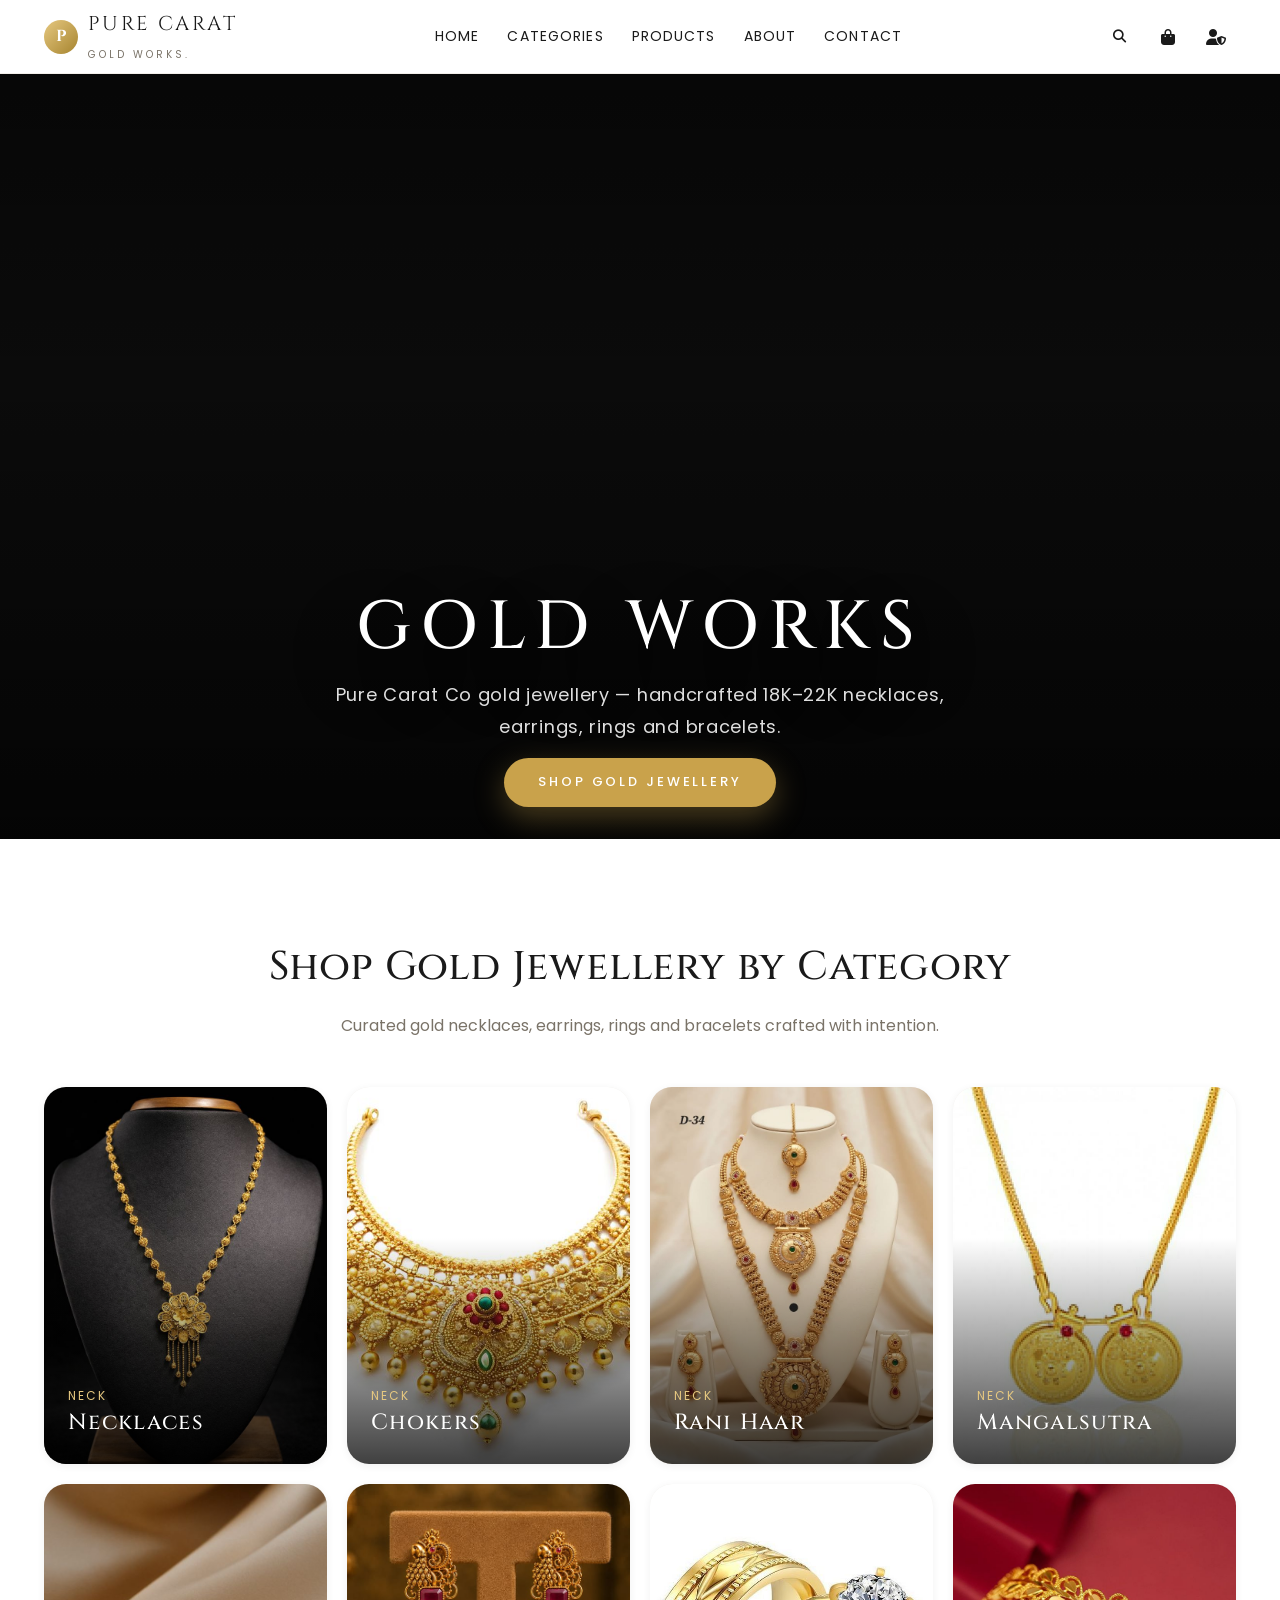
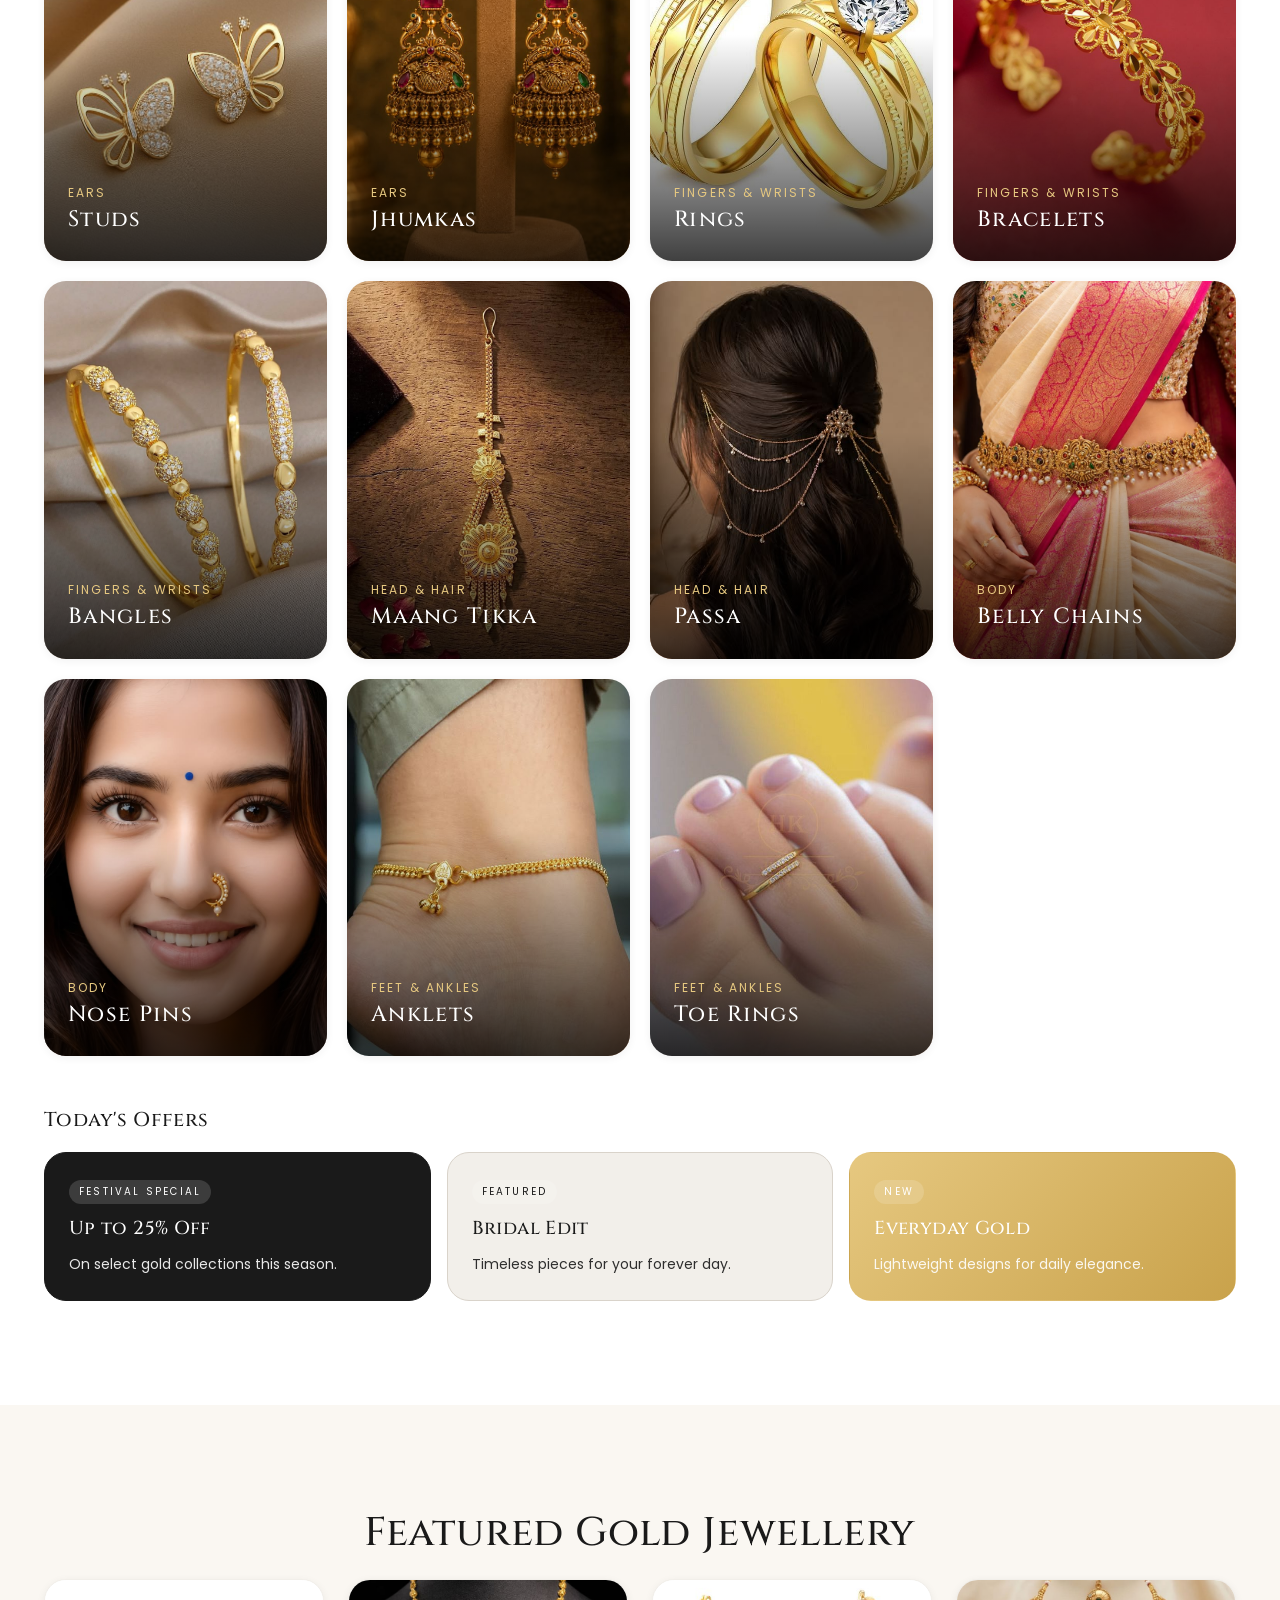
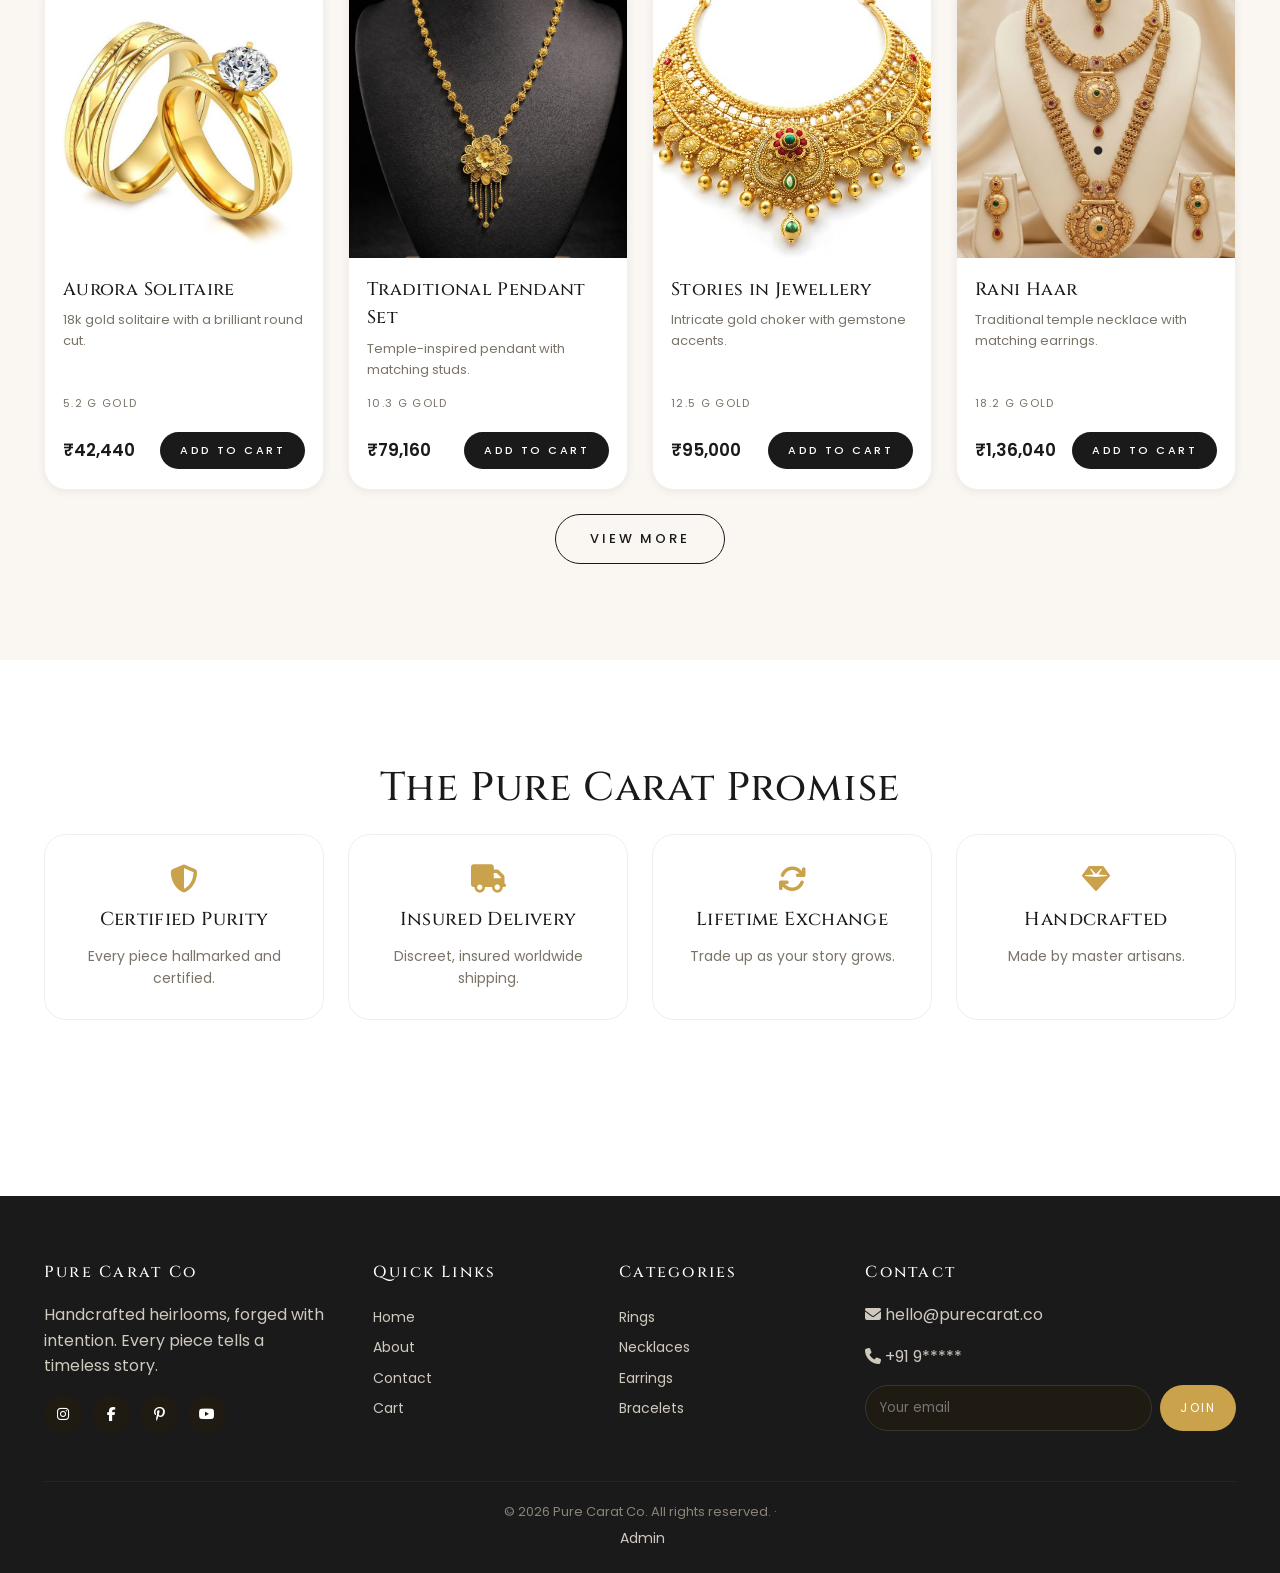
<file: public/index.html>
<!DOCTYPE html>
<html lang="en">
<head>
  <meta charset="UTF-8" />
  <title>Gold Works</title>
  <meta name="description" content="Handcrafted | Pure Carat Co | gold | works | Jewellery " />
  <meta name="author" content="Pure Carat Co" />
  <meta name="date" content="2026-08-14" />
  <meta http-equiv="X-UA-Compatible" content="IE=edge"/>
  <meta name="viewport" content="width=device-width, initial-scale=1.0"/>
  <meta name="apple-mobile-web-app-capable" content="yes"/>
  <link rel="canonical" href="https://goldworks.shop/" />
  <link rel="icon" href="assets/logo/shopLogo.png" />
  <meta name="robots" content="index, follow">

  <!-- Open Graph -->
  <meta property="og:title" content="Gold Works" />
  <meta property="og:url" content="https://goldworks.shop/" />
  <meta property="og:site_name" content="Gold Works" />
  <meta property="og:image" content="https://goldworks.shop/assets/logo/gold-jewellery-goldworks.jpg" />
  <meta property="og:type" content="website" />
  <meta property="og:description" content="Handcrafted, Custom gold ornament design — plus handcrafted 18K–22K gold jewellery by Pure Carat Co." />
  <meta name="twitter:card" content="summary_large_image">
  <meta property="article:author" content="goldworks">
  <meta property="article:published_time" content="2026-08-14T11:12:37.515Z">

  <!-- Twitter / X -->

  <meta property="twitter:title" content="Gold Works"/>
  <meta property="twitter:description" content="Handcrafted, Custom gold ornament design — plus handcrafted 18K–22K gold jewellery by Pure Carat Co." />
  <meta property="twitter:image" content="https://goldworks.shop/assets/logo/gold-jewellery-goldworks.jpg" />
  <meta property="twitter:card" content="summary_large_image"/>

  <link rel="icon" href="assets/logo/shopLogo.png" />
  <link rel="stylesheet" href="css/style.css" />
  <link rel="stylesheet" href="css/responsive.css" />
  <link rel="preconnect" href="https://fonts.googleapis.com" />
  <link rel="preconnect" href="https://fonts.gstatic.com" crossorigin />
  <link href="https://fonts.googleapis.com/css2?family=Cinzel:wght@400;500;600;700&family=Poppins:wght@300;400;500;600&display=swap" rel="stylesheet" />
  <link rel="stylesheet" href="https://cdnjs.cloudflare.com/ajax/libs/font-awesome/6.7.2/css/all.min.css" />

  <script type="application/ld+json">
  {
    "@context": "https://schema.org",
    "@type": "WebSite",
    "name": "Gold Works",
    "alternateName": ["Pure Carat Co", "gold works", "handcrafted", "Gold Works Pure Carat Co"],
    "url": "https://goldworks.shop/",
    "publisher": {
      "@type": "Organization",
      "@id": "https://goldworks.shop/#organization",
      "name": "Gold Works",
      "url": "https://goldworks.shop/",
      "logo": "https://goldworks.shop/assets/logo/shopLogo.png"
    },
    "logo": "https://goldworks.shop/assets/logo/shopLogo.png"
  }
  </script>
</head>
<body>
  <header class="site-header" id="siteHeader"></header>

  <main>
    <section class="hero" aria-label="Hero">
      <video class="hero__video" autoplay loop muted playsinline>
        <source src="assets/video/women-mobile-video.mp4" media="(max-width: 768px)" type="video/mp4" />
        <source src="assets/video/women-video-desktop.mp4" type="video/mp4" />
      </video>
      <div class="hero__overlay"></div>
      <div class="hero__content">
        <h1 class="hero__title">Gold Works</h1>
        <p class="hero__subtitle">Pure Carat Co gold jewellery — handcrafted 18K–22K necklaces, earrings, rings and bracelets.</p>
        <a class="btn btn--gold" href="#categories">Shop Gold Jewellery</a>
      </div>
    </section>

    <section class="section" id="categories" aria-labelledby="catTitle">
      <div class="container">
        <div>
          <h2 id="catTitle" class="section__title">Shop Gold Jewellery by Category</h2>
          <p class="section__lede">Curated gold necklaces, earrings, rings and bracelets crafted with intention.</p>
          <div class="category-grid" id="categoryGrid"></div>
        </div>
        <div class="offers" aria-label="Offers">
          <h2 class="offers__title">Today's Offers</h2>
          <div class="offer-card offer-card--dark">
            <span class="offer-card__tag">Festival Special</span>
            <h3>Up to 25% Off</h3>
            <p>On select gold collections this season.</p>
          </div>
          <div class="offer-card">
            <span class="offer-card__tag">Featured</span>
            <h3>Bridal Edit</h3>
            <p>Timeless pieces for your forever day.</p>
          </div>
          <div class="offer-card offer-card--gold">
            <span class="offer-card__tag">New</span>
            <h3>Everyday Gold</h3>
            <p>Lightweight designs for daily elegance.</p>
          </div>
        </div>
      </div>
    </section>

    <section class="section section--muted" aria-labelledby="featTitle">
      <div class="container">
        <h2 id="featTitle" class="section__title">Featured Gold Jewellery</h2>
        <div class="product-grid" id="featuredGrid"></div>
      </div>
    </section>

    <section class="section" aria-labelledby="promiseTitle">
      <div class="container promise">
        <h2 id="promiseTitle" class="section__title">The Pure Carat Promise</h2>
        <div class="promise__grid">
          <div class="promise__item"><i class="fa-solid fa-shield-halved"></i><h3>Certified Purity</h3><p>Every piece hallmarked and certified.</p></div>
          <div class="promise__item"><i class="fa-solid fa-truck"></i><h3>Insured Delivery</h3><p>Discreet, insured worldwide shipping.</p></div>
          <div class="promise__item"><i class="fa-solid fa-arrows-rotate"></i><h3>Lifetime Exchange</h3><p>Trade up as your story grows.</p></div>
          <div class="promise__item"><i class="fa-solid fa-gem"></i><h3>Handcrafted</h3><p>Made by master artisans.</p></div>
        </div>
      </div>
    </section>
  </main>

  <footer class="site-footer" id="siteFooter"></footer>

  <div class="search-overlay" id="searchOverlay" aria-hidden="true">
    <div class="search-overlay__inner">
      <input type="search" id="searchInput" placeholder="Search rings, necklaces, earrings…" aria-label="Search products" />
      <button class="icon-btn" id="searchClose" aria-label="Close search"><i class="fa-solid fa-xmark"></i></button>
      <div class="search-results" id="searchResults"></div>
    </div>
  </div>

  <script src="data/products.js"></script>
  <script src="js/utils.js"></script>
  <script src="js/pricing.js"></script>
  <script src="js/storage.js"></script>
  <script src="js/cart.js"></script>
  <script src="js/products.js"></script>
  <script src="js/pagination.js"></script>
  <script src="js/gallery.js"></script>
  <script src="js/app.js"></script>
  <script>
    document.addEventListener('DOMContentLoaded', () => {
      PCC.renderCategoryGrid('categoryGrid');
      PCC.renderFeatured('featuredGrid', 4);
      document.addEventListener('pcc:products:loaded', () => PCC.renderFeatured('featuredGrid', 4), { once: true });
      PCC.loadSharedProducts();
    });
  </script>
</body>
</html>
</file>
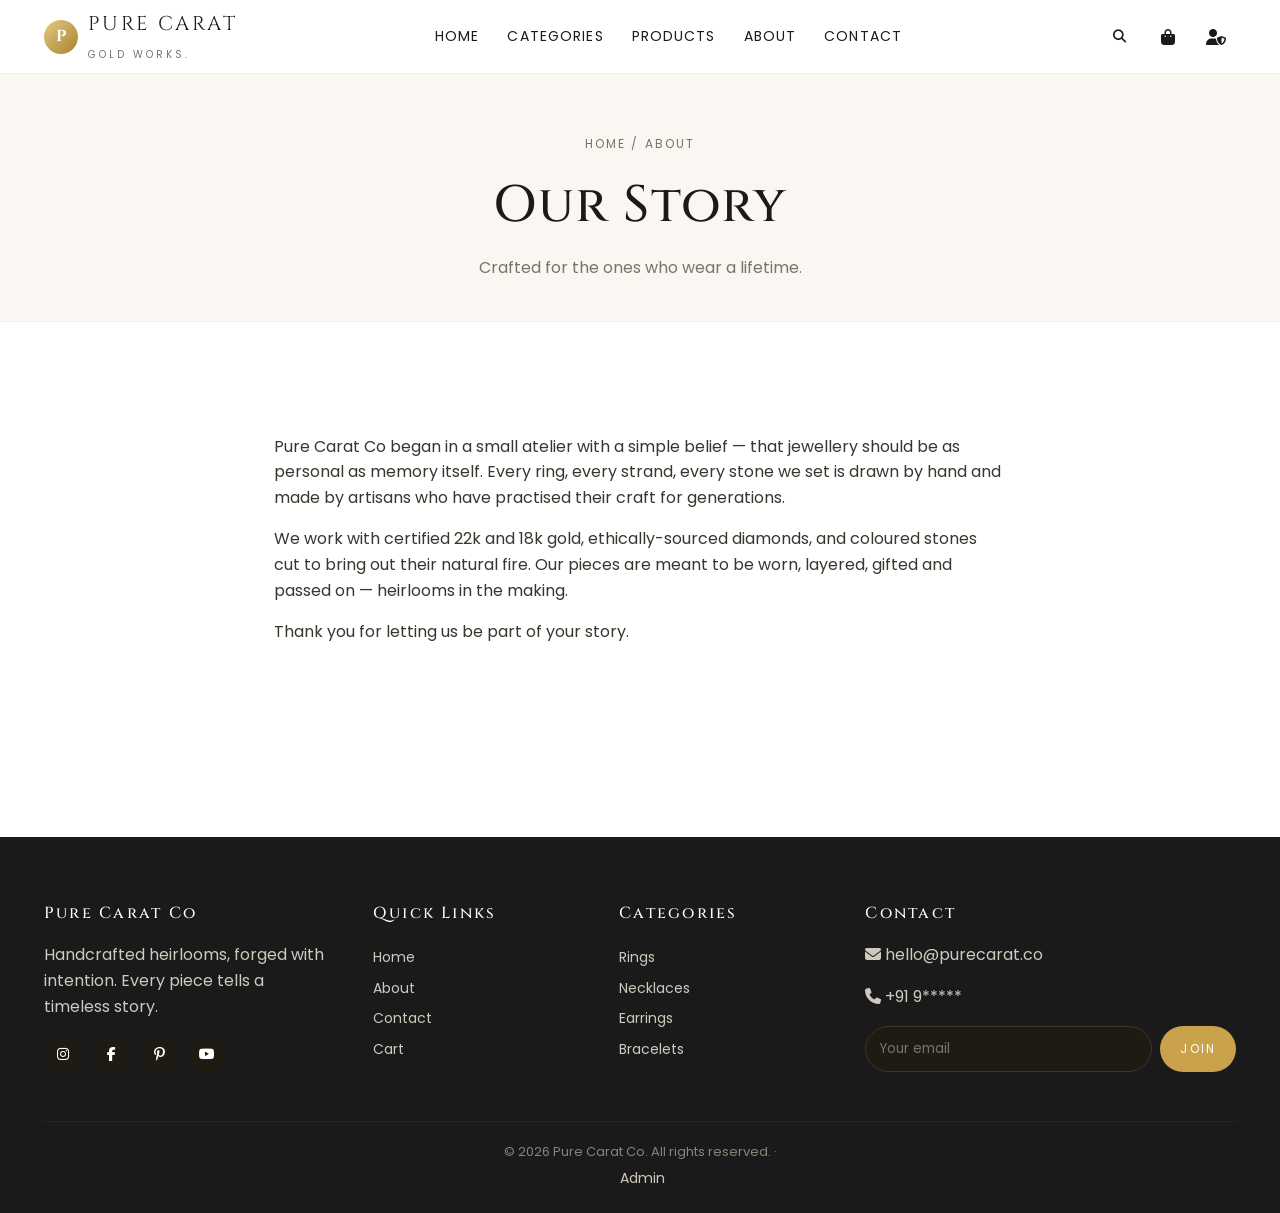
<file: public/pages/about.html>
<!DOCTYPE html>
<html lang="en">
<head>
  <meta charset="UTF-8" />
  <meta name="viewport" content="width=device-width, initial-scale=1.0" />
  <title>About — Gold Works.</title>
  <meta name="title" content="About Gold Works | About Pure Carat Co | About | about jewellery" />
  <meta name="description" content="The story behind Pure Carat Co — heirloom jewellery, handcrafted." />
  <meta name="robots" content="index, follow" />
  <link rel="canonical" href="https://goldworks.shop/pages/about.html" />
  <meta property="og:type" content="website" />
  <meta property="og:url" content="https://goldworks.shop/pages/about.html" />
  <meta property="og:title" content="About — Gold Works | Business" />
  <meta property="og:description" content="The story behind Pure Carat Co — heirloom jewellery, handcrafted." />
  <meta property="og:image" content="https://goldworks.shop/assets/logo/gold-jewellery-goldworks.jpg" />
  <meta property="og:image:alt" content="About Gold Works handcrafted jewellery" />
  <meta property="og:site_name" content="Gold Works" />
  
  <meta property="twitter:title" content="About — Gold Works." />
  <meta property="twitter:description" content="The story behind Pure Carat Co — heirloom jewellery, handcrafted." />
  <meta property="twitter:image" content="https://goldworks.shop/assets/logo/gold-jewellery-goldworks.jpg" />
  <meta property="twitter:card" content="summary_large_image" />
  <link rel="icon" href="../assets/logo/goldworks-favicon.ico" />
  <link rel="stylesheet" href="../css/style.css" />
  <link rel="stylesheet" href="../css/responsive.css" />
  <link rel="preconnect" href="https://fonts.googleapis.com" />
  <link rel="preconnect" href="https://fonts.gstatic.com" crossorigin />
  <link href="https://fonts.googleapis.com/css2?family=Cinzel:wght@400;500;600;700&family=Poppins:wght@300;400;500;600&display=swap" rel="stylesheet" />
  <link rel="stylesheet" href="https://cdnjs.cloudflare.com/ajax/libs/font-awesome/6.7.2/css/all.min.css" />
</head>
<body>
  <header class="site-header" id="siteHeader"></header>

  <main>
    <section class="page-hero"><div class="container"><div class="breadcrumb">Home / About</div><h1>Our Story</h1><p>Crafted for the ones who wear a lifetime.</p></div></section>
    <section class="section">
      <div class="container prose">
        <p>Pure Carat Co began in a small atelier with a simple belief — that jewellery should be as personal as memory itself. Every ring, every strand, every stone we set is drawn by hand and made by artisans who have practised their craft for generations.</p>
        <p>We work with certified 22k and 18k gold, ethically-sourced diamonds, and coloured stones cut to bring out their natural fire. Our pieces are meant to be worn, layered, gifted and passed on — heirlooms in the making.</p>
        <p>Thank you for letting us be part of your story.</p>
      </div>
    </section>
  </main>

  <footer class="site-footer" id="siteFooter"></footer>
  <div class="search-overlay" id="searchOverlay" aria-hidden="true"><div class="search-overlay__inner"><input type="search" id="searchInput" placeholder="Search…" aria-label="Search products" /><button class="icon-btn" id="searchClose" aria-label="Close search"><i class="fa-solid fa-xmark"></i></button><div class="search-results" id="searchResults"></div></div></div>

  <script src="../data/products.js"></script>
  <script src="../js/utils.js"></script>
  <script src="../js/pricing.js"></script>
  <script src="../js/storage.js"></script>
  <script src="../js/cart.js"></script>
  <script src="../js/products.js"></script>
  <script src="../js/app.js"></script>
</body>
</html>
</file>
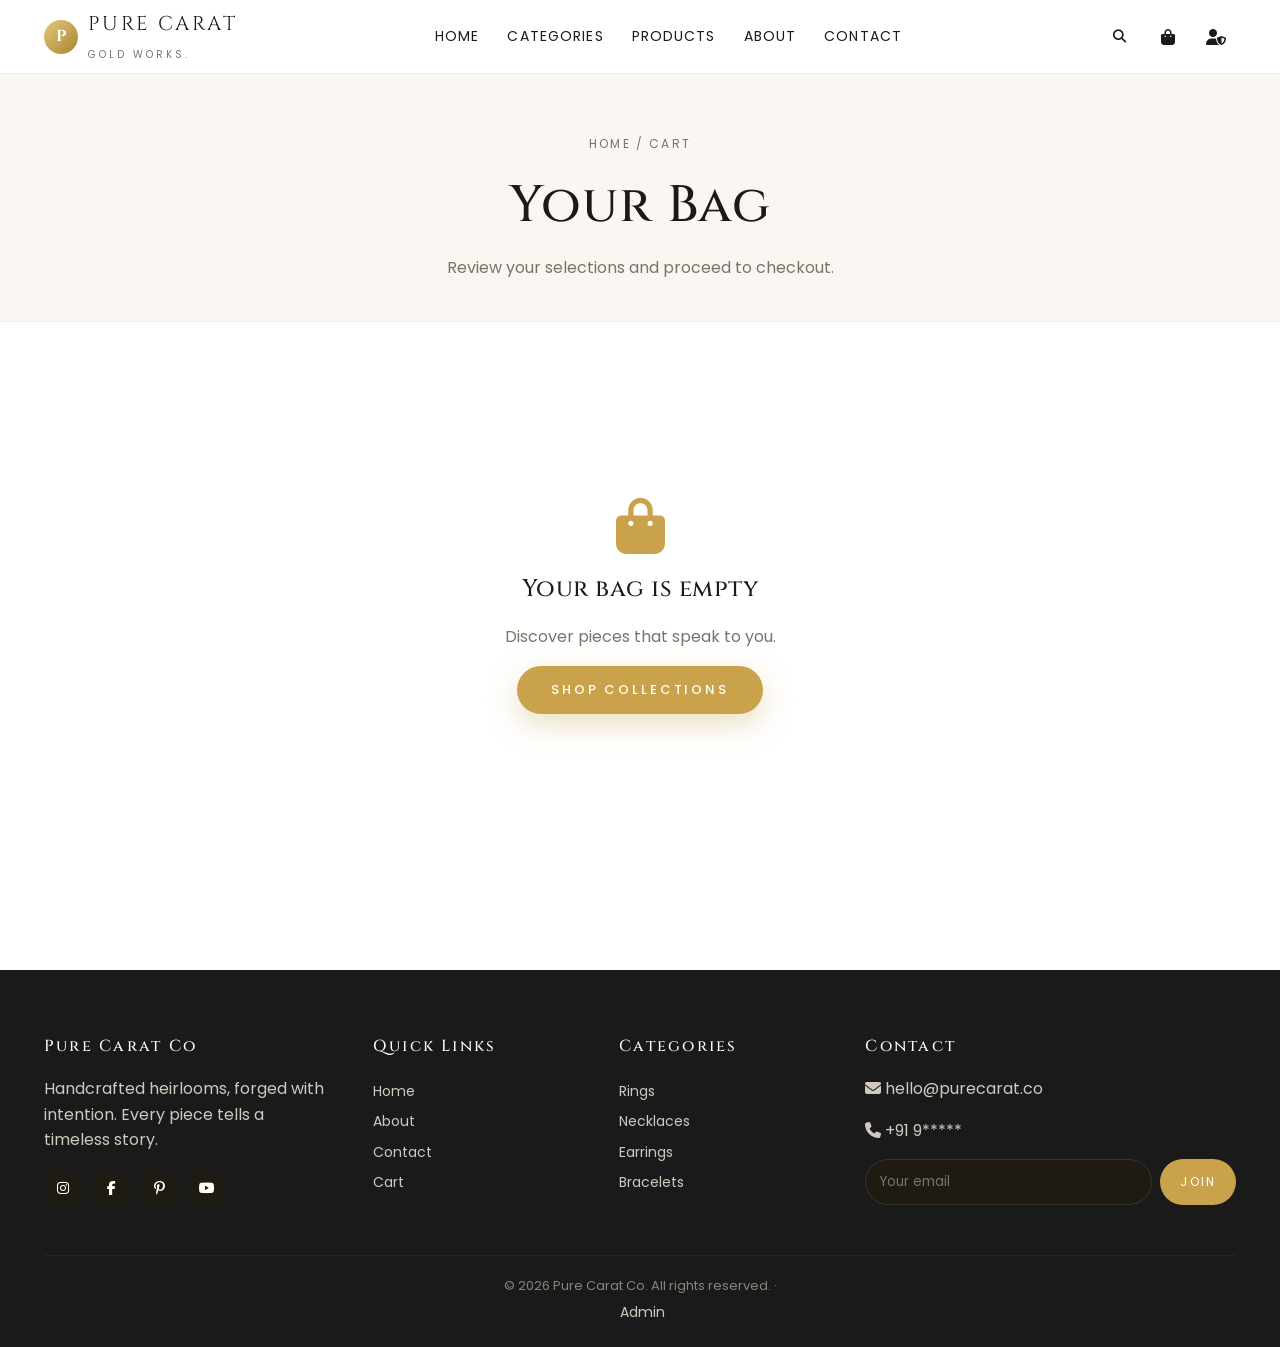
<file: public/pages/cart.html>
<!DOCTYPE html>
<html lang="en">
<head>
  <meta charset="UTF-8" />
  <meta name="viewport" content="width=device-width, initial-scale=1.0" />
  <title>Your Cart — Gold Works.</title>
  <meta name="description" content="Review your selected pieces before checkout." />
  <meta name="robots" content="noindex, follow" />
  <link rel="canonical" href="https://goldworks.shop/pages/cart.html" />
  <meta property="og:type" content="website" />
  <meta property="og:url" content="https://goldworks.shop/pages/cart.html" />
  <meta property="og:title" content="Your Cart — Gold Works." />
  <meta property="og:description" content="Review your selected pieces before checkout." />
  <meta property="og:image" content="https://goldworks.shop/assets/logo/gold-jewellery-goldworks.jpg" />
  <meta property="og:image:alt" content="Gold Works shopping cart" />
  <meta property="og:site_name" content="Gold Works" />
  <meta property="og:locale" content="en_IN" />
  <meta name="twitter:card" content="summary_large_image" />
  <meta name="twitter:title" content="Your Cart — Gold Works." />
  <meta name="twitter:description" content="Review your selected pieces before checkout." />
  <meta name="twitter:image" content="https://goldworks.shop/assets/logo/gold-jewellery-goldworks.jpg" />
  <link rel="icon" href="../assets/logo/goldworks-favicon.ico" />
  <link rel="stylesheet" href="../css/style.css" />
  <link rel="stylesheet" href="../css/responsive.css" />
  <link rel="preconnect" href="https://fonts.googleapis.com" />
  <link rel="preconnect" href="https://fonts.gstatic.com" crossorigin />
  <link href="https://fonts.googleapis.com/css2?family=Cinzel:wght@400;500;600;700&family=Poppins:wght@300;400;500;600&display=swap" rel="stylesheet" />
  <link rel="stylesheet" href="https://cdnjs.cloudflare.com/ajax/libs/font-awesome/6.7.2/css/all.min.css" />
</head>
<body>
  <header class="site-header" id="siteHeader"></header>

  <main>
    <section class="page-hero">
      <div class="container">
        <div class="breadcrumb">Home / Cart</div>
        <h1>Your Bag</h1>
        <p>Review your selections and proceed to checkout.</p>
      </div>
    </section>

    <section class="section">
      <div class="container" id="cartMain"></div>
    </section>
  </main>

  <footer class="site-footer" id="siteFooter"></footer>

  <div class="search-overlay" id="searchOverlay" aria-hidden="true">
    <div class="search-overlay__inner">
      <input type="search" id="searchInput" placeholder="Search…" aria-label="Search products" />
      <button class="icon-btn" id="searchClose" aria-label="Close search"><i class="fa-solid fa-xmark"></i></button>
      <div class="search-results" id="searchResults"></div>
    </div>
  </div>

  <script src="../data/products.js"></script>
  <script src="../js/utils.js"></script>
  <script src="../js/storage.js"></script>
  <script src="../js/cart.js"></script>
  <script src="../js/products.js"></script>
  <script src="../js/app.js"></script>
  <script>
    function renderCart() {
      const main = document.getElementById('cartMain');
      const items = PCC.cart.items();
      if (!items.length) {
        main.innerHTML = `
          <div class="empty-state">
            <i class="fa-solid fa-bag-shopping"></i>
            <h2>Your bag is empty</h2>
            <p>Discover pieces that speak to you.</p>
            <a class="btn btn--gold" href="../index.html">Shop Collections</a>
          </div>`;
        return;
      }
      const subtotal = PCC.cart.subtotal();
      const shipping = subtotal >= 20000 ? 0 : 250;
      const total = subtotal + shipping;
      main.innerHTML = `
        <div class="cart-layout">
          <div class="cart-list">
            ${items.map((i) => `
              <div class="cart-item" data-id="${i.id}">
                <img src="${PCC.asset(i.image)}" alt="${i.name}" loading="lazy" />
                <div>
                  <h3 class="cart-item__name">${i.name}</h3>
                  <p class="cart-item__price">${PCC.formatPrice(i.price)}</p>
                  <div class="qty" role="group" aria-label="Quantity">
                    <button type="button" data-dec="${i.id}" aria-label="Decrease">−</button>
                    <span>${i.qty}</span>
                    <button type="button" data-inc="${i.id}" aria-label="Increase">+</button>
                  </div>
                </div>
                <div style="display:flex;flex-direction:column;align-items:flex-end;gap:8px;">
                  <div style="font-weight:600">${PCC.formatPrice(i.price * i.qty)}</div>
                  <button class="cart-item__remove" data-remove="${i.id}" aria-label="Remove"><i class="fa-solid fa-trash"></i></button>
                </div>
              </div>`).join('')}
          </div>
          <aside class="cart-summary">
            <h3>Summary</h3>
            <div class="cart-summary__row"><span>Subtotal</span><span>${PCC.formatPrice(subtotal)}</span></div>
            <div class="cart-summary__row"><span>Shipping</span><span>${shipping ? PCC.formatPrice(shipping) : 'Free'}</span></div>
            <div class="cart-summary__row cart-summary__row--total"><span>Total</span><span>${PCC.formatPrice(total)}</span></div>
            <a class="btn btn--gold" href="checkout.html">Proceed to Checkout</a>
            <a class="btn btn--outline" href="../index.html" style="margin-top:10px">Continue Shopping</a>
          </aside>
        </div>`;
    }

    document.addEventListener('click', (e) => {
      const inc = e.target.closest('[data-inc]');
      const dec = e.target.closest('[data-dec]');
      const rm = e.target.closest('[data-remove]');
      if (inc) { const id = inc.dataset.inc; const it = PCC.cart.items().find((i)=>String(i.id)===String(id)); if (it) PCC.cart.setQty(id, it.qty + 1); }
      if (dec) { const id = dec.dataset.dec; const it = PCC.cart.items().find((i)=>String(i.id)===String(id)); if (it) PCC.cart.setQty(id, it.qty - 1); }
      if (rm)  { PCC.cart.remove(rm.dataset.remove); }
    });

    document.addEventListener('pcc:cart:changed', renderCart);
    document.addEventListener('DOMContentLoaded', renderCart);
  </script>
</body>
</html>
</file>
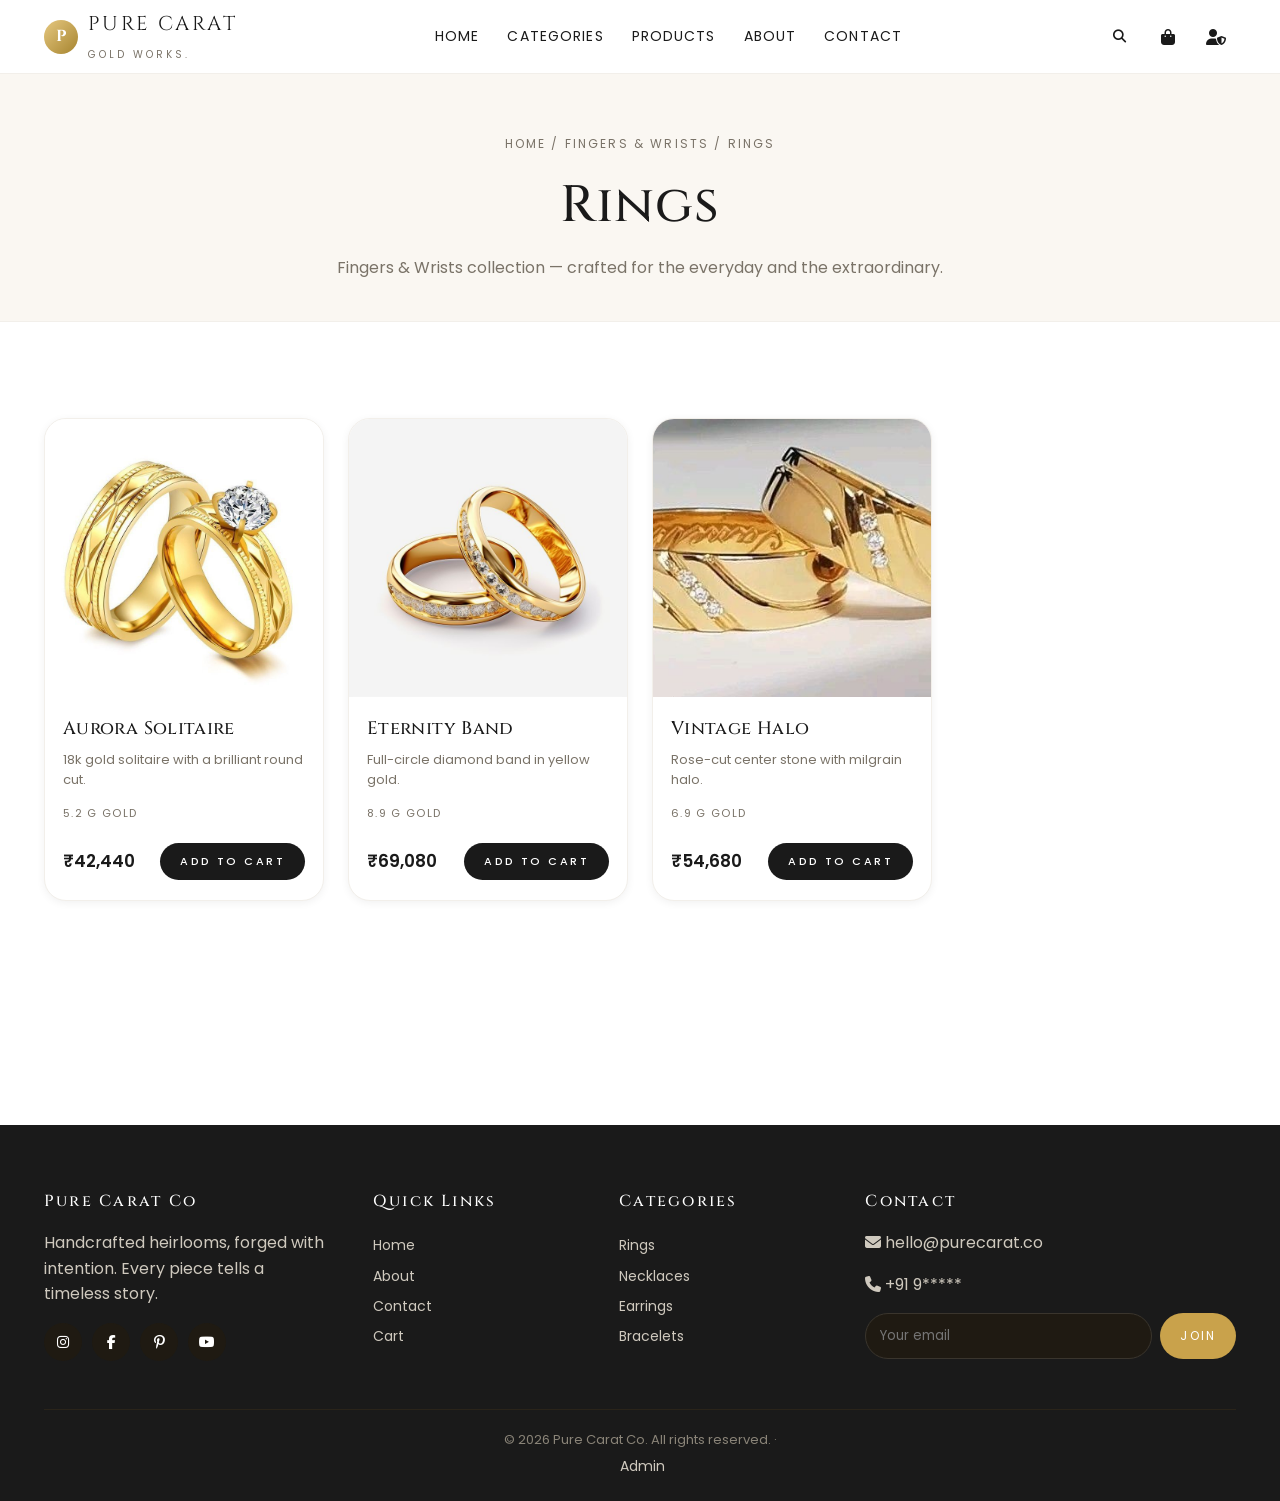
<file: public/pages/category.html>
<!DOCTYPE html>
<html lang="en">
<head>
  <meta charset="UTF-8" />
  <meta name="viewport" content="width=device-width, initial-scale=1.0" />
  <title>Collection — Gold Works.</title>
  <meta name="description" content="Explore our curated jewellery collection at Pure Carat Co." />
  <meta name="robots" content="index, follow" />
  <link rel="canonical" href="https://goldworks.shop/pages/category.html" />
  <meta property="og:type" content="website" />
  <meta property="og:url" content="https://goldworks.shop/pages/category.html" />
  <meta property="og:title" content="Collection — Gold Works." />
  <meta property="og:description" content="Explore our curated jewellery collection at Pure Carat Co." />
  <meta property="og:image" content="https://goldworks.shop/assets/logo/gold-jewellery-goldworks.jpg" />
  <meta property="og:image:alt" content="Curated gold jewellery collection from Gold Works" />
  <meta property="og:site_name" content="Gold Works" />
  <meta property="og:locale" content="en_IN" />
  <meta name="twitter:card" content="summary_large_image" />
  <meta name="twitter:title" content="Collection — Gold Works." />
  <meta name="twitter:description" content="Explore our curated jewellery collection at Pure Carat Co." />
  <meta name="twitter:image" content="https://goldworks.shop/assets/logo/gold-jewellery-goldworks.jpg" />
  <link rel="icon" href="../assets/logo/goldworks-favicon.ico" />
  <link rel="stylesheet" href="../css/style.css" />
  <link rel="stylesheet" href="../css/responsive.css" />
  <link rel="preconnect" href="https://fonts.googleapis.com" />
  <link rel="preconnect" href="https://fonts.gstatic.com" crossorigin />
  <link href="https://fonts.googleapis.com/css2?family=Cinzel:wght@400;500;600;700&family=Poppins:wght@300;400;500;600&display=swap" rel="stylesheet" />
  <link rel="stylesheet" href="https://cdnjs.cloudflare.com/ajax/libs/font-awesome/6.7.2/css/all.min.css" />
</head>
<body>
  <header class="site-header" id="siteHeader"></header>

  <main>
    <section class="page-hero">
      <div class="container">
        <div class="breadcrumb" id="crumb">Home / Collection</div>
        <h1 id="pageTitle">Collection</h1>
        <p id="pageSubtitle">Loading…</p>
      </div>
    </section>

    <section class="section">
      <div class="container">
        <div class="product-grid" id="grid"></div>
        <nav class="pagination" id="pager" aria-label="Pagination"></nav>
      </div>
    </section>
  </main>

  <footer class="site-footer" id="siteFooter"></footer>

  <div class="search-overlay" id="searchOverlay" aria-hidden="true">
    <div class="search-overlay__inner">
      <input type="search" id="searchInput" placeholder="Search…" aria-label="Search products" />
      <button class="icon-btn" id="searchClose" aria-label="Close search"><i class="fa-solid fa-xmark"></i></button>
      <div class="search-results" id="searchResults"></div>
    </div>
  </div>

  <script src="../data/products.js"></script>
  <script src="../js/utils.js"></script>
  <script src="../js/pricing.js"></script>
  <script src="../js/storage.js"></script>
  <script src="../js/cart.js"></script>
  <script src="../js/products.js"></script>
  <script src="../js/pagination.js"></script>
  <script src="../js/gallery.js"></script>
  <script src="../js/app.js"></script>
  <script>
    document.addEventListener('DOMContentLoaded', () => {
      const params = new URLSearchParams(location.search);
      const slug = params.get('cat') || 'rings';
      const renderCategory = () => PCC.renderCategoryPage({
        slug,
        titleEl: document.getElementById('pageTitle'),
        subtitleEl: document.getElementById('pageSubtitle'),
        breadcrumbEl: document.getElementById('crumb'),
        gridId: 'grid',
        pagerId: 'pager',
      });
      renderCategory();
      document.addEventListener('pcc:products:loaded', renderCategory, { once: true });
      PCC.loadSharedProducts();
    });
  </script>
</body>
</html>
</file>
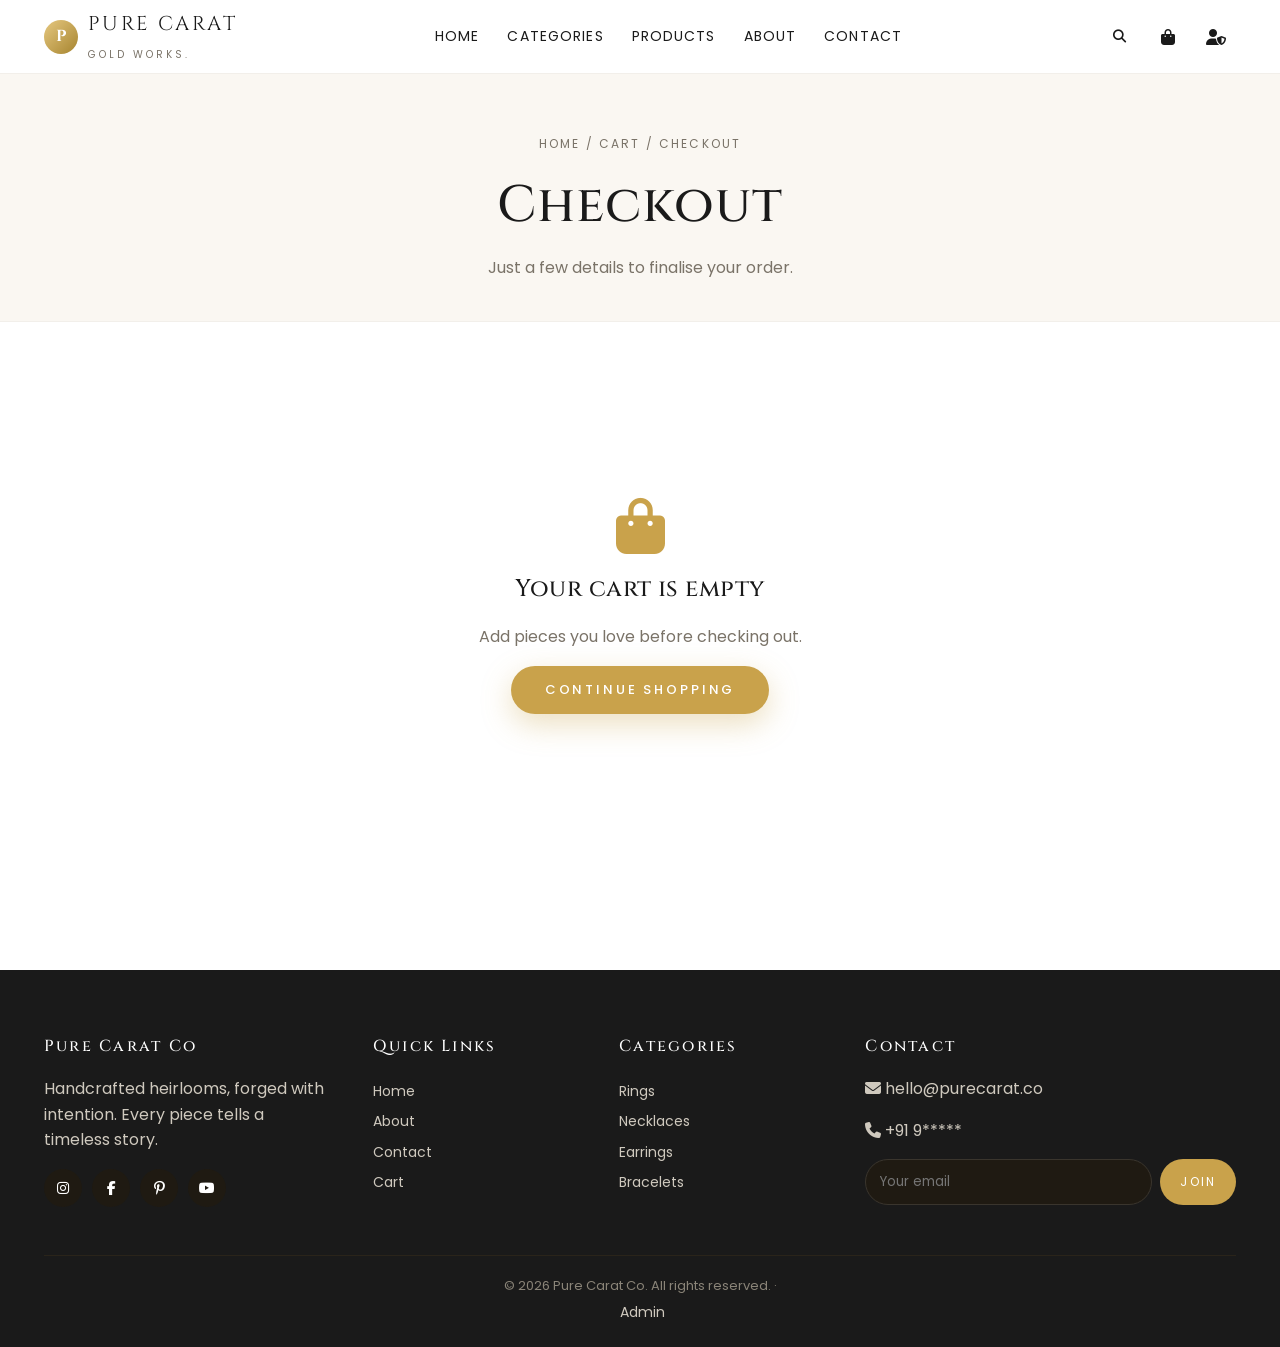
<file: public/pages/checkout.html>
<!DOCTYPE html>
<html lang="en">
<head>
  <meta charset="UTF-8" />
  <meta name="viewport" content="width=device-width, initial-scale=1.0" />
  <title>Checkout — Gold Works.</title>
  <meta name="description" content="Complete your order at Pure Carat Co." />
  <meta name="robots" content="noindex, follow" />
  <link rel="canonical" href="https://goldworks.shop/pages/checkout.html" />
  <meta property="og:type" content="website" />
  <meta property="og:url" content="https://goldworks.shop/pages/checkout.html" />
  <meta property="og:title" content="Checkout — Gold Works." />
  <meta property="og:description" content="Complete your order at Pure Carat Co." />
  <meta property="og:image" content="https://goldworks.shop/assets/logo/gold-jewellery-goldworks.jpg" />
  <meta property="og:image:alt" content="Checkout at Gold Works" />
  <meta property="og:site_name" content="Gold Works" />
  <meta property="og:locale" content="en_IN" />
  <meta name="twitter:card" content="summary_large_image" />
  <meta name="twitter:title" content="Checkout — Gold Works." />
  <meta name="twitter:description" content="Complete your order at Pure Carat Co." />
  <meta name="twitter:image" content="https://goldworks.shop/assets/logo/gold-jewellery-goldworks.jpg" />
  <link rel="icon" href="../assets/logo/goldworks-favicon.ico" />
  <link rel="stylesheet" href="../css/style.css" />
  <link rel="stylesheet" href="../css/responsive.css" />
  <link rel="preconnect" href="https://fonts.googleapis.com" />
  <link rel="preconnect" href="https://fonts.gstatic.com" crossorigin />
  <link href="https://fonts.googleapis.com/css2?family=Cinzel:wght@400;500;600;700&family=Poppins:wght@300;400;500;600&display=swap" rel="stylesheet" />
  <link rel="stylesheet" href="https://cdnjs.cloudflare.com/ajax/libs/font-awesome/6.7.2/css/all.min.css" />
</head>
<body>
  <header class="site-header" id="siteHeader"></header>

  <main>
    <section class="page-hero">
      <div class="container">
        <div class="breadcrumb">Home / Cart / Checkout</div>
        <h1>Checkout</h1>
        <p>Just a few details to finalise your order.</p>
      </div>
    </section>

    <section class="section">
      <div class="container" id="checkoutMain">
        <div class="checkout-layout">
          <form id="checkoutForm" novalidate>
            <div class="form-grid">
              <div class="field field--full"><label for="name">Full name</label><input id="name" name="name" required minlength="2" maxlength="80" /></div>
              <div class="field"><label for="mobile">Mobile (10 digits)</label><input id="mobile" name="mobile" type="tel" required inputmode="numeric" pattern="[6-9][0-9]{9}" maxlength="10" placeholder="9876543210" /></div>
              <div class="field"><label for="pincode">Pincode (6 digits)</label><input id="pincode" name="pincode" type="text" required inputmode="numeric" pattern="[1-9][0-9]{5}" maxlength="6" placeholder="560001" /></div>
              <div class="field field--full"><label for="address">Address</label><input id="address" name="address" required minlength="6" maxlength="200" /></div>
              <div class="field"><label for="city">City</label><input id="city" name="city" required pattern="[A-Za-z .'-]{2,}" maxlength="60" /></div>
              <div class="field"><label for="state">State</label><input id="state" name="state" required pattern="[A-Za-z .'-]{2,}" maxlength="60" /></div>
              <div class="field field--full"><label for="email">Email (optional)</label><input id="email" name="email" type="email" maxlength="120" /></div>
              <div class="field field--full"><label for="message">Message (optional)</label><textarea id="message" name="message" maxlength="500"></textarea></div>
            </div>
            <p id="checkoutError" class="admin-auth__error" role="alert" style="margin-top:10px"></p>
            <button type="submit" class="btn btn--gold" style="margin-top:10px;">Confirm Order</button>
          </form>
          <aside class="order-summary" id="orderSummary"></aside>
        </div>
      </div>
    </section>
  </main>

  <footer class="site-footer" id="siteFooter"></footer>

  <div class="search-overlay" id="searchOverlay" aria-hidden="true">
    <div class="search-overlay__inner">
      <input type="search" id="searchInput" placeholder="Search…" aria-label="Search products" />
      <button class="icon-btn" id="searchClose" aria-label="Close search"><i class="fa-solid fa-xmark"></i></button>
      <div class="search-results" id="searchResults"></div>
    </div>
  </div>

  <script src="../data/products.js"></script>
  <script src="../js/utils.js"></script>
  <script src="../js/pricing.js"></script>
  <script src="../js/storage.js"></script>
  <script src="../js/cart.js"></script>
  <script src="../js/products.js"></script>
  <script src="../js/app.js"></script>
  <script src="../js/checkout.js"></script>
  <script>document.addEventListener('DOMContentLoaded', () => PCC.initCheckout());</script>
</body>
</html>
</file>
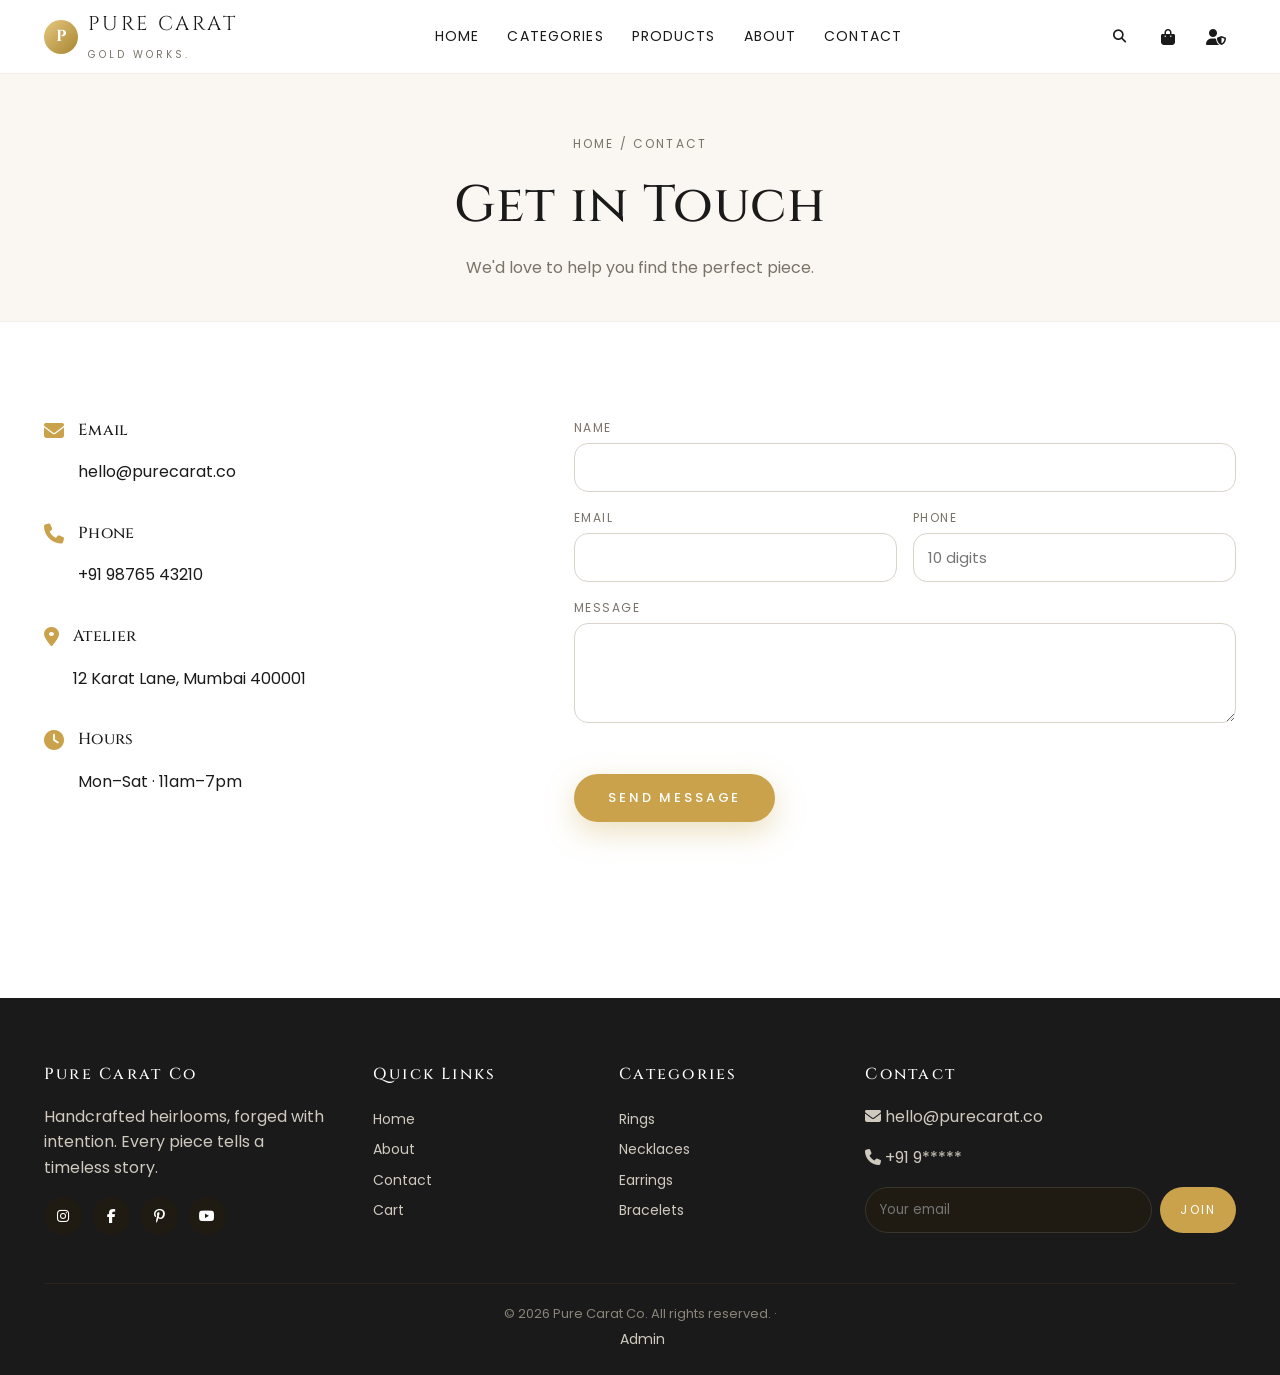
<file: public/pages/contact.html>
<!DOCTYPE html>
<html lang="en">
<head>
  <meta charset="UTF-8" />
  <meta name="viewport" content="width=device-width, initial-scale=1.0" />
  <title>Contact — Gold Works.</title>
  <meta name="description" content="Reach out to Pure Carat Co — we'd love to hear from you." />
  <meta name="robots" content="index, follow" />
  <link rel="canonical" href="https://goldworks.shop/pages/contact.html" />
  <meta property="og:type" content="website" />
  <meta property="og:url" content="https://goldworks.shop/pages/contact.html" />
  <meta property="og:title" content="Contact — Gold Works." />
  <meta property="og:description" content="Reach out to Pure Carat Co — we'd love to hear from you." />
  <meta property="og:image" content="https://goldworks.shop/assets/logo/gold-jewellery-goldworks.jpg" />
  <meta property="og:image:alt" content="Contact Gold Works for handcrafted jewellery" />
  <meta property="og:site_name" content="Gold Works" />
  <meta property="og:locale" content="en_IN" />
  <meta name="twitter:card" content="summary_large_image" />
  <meta name="twitter:title" content="Contact — Gold Works." />
  <meta name="twitter:description" content="Reach out to Pure Carat Co — we'd love to hear from you." />
  <meta name="twitter:image" content="https://goldworks.shop/assets/logo/gold-jewellery-goldworks.jpg" />
  <link rel="icon" href="../assets/logo/goldworks-favicon.ico" />
  <link rel="stylesheet" href="../css/style.css" />
  <link rel="stylesheet" href="../css/responsive.css" />
  <link rel="preconnect" href="https://fonts.googleapis.com" />
  <link rel="preconnect" href="https://fonts.gstatic.com" crossorigin />
  <link href="https://fonts.googleapis.com/css2?family=Cinzel:wght@400;500;600;700&family=Poppins:wght@300;400;500;600&display=swap" rel="stylesheet" />
  <link rel="stylesheet" href="https://cdnjs.cloudflare.com/ajax/libs/font-awesome/6.7.2/css/all.min.css" />
</head>
<body>
  <header class="site-header" id="siteHeader"></header>

  <main>
    <section class="page-hero"><div class="container"><div class="breadcrumb">Home / Contact</div><h1>Get in Touch</h1><p>We'd love to help you find the perfect piece.</p></div></section>
    <section class="section">
      <div class="container">
        <div class="contact-grid">
          <div class="contact-info">
            <div class="contact-info__item"><i class="fa-solid fa-envelope"></i><div><h4>Email</h4><p>hello@purecarat.co</p></div></div>
            <div class="contact-info__item"><i class="fa-solid fa-phone"></i><div><h4>Phone</h4><p>+91 98765 43210</p></div></div>
            <div class="contact-info__item"><i class="fa-solid fa-location-dot"></i><div><h4>Atelier</h4><p>12 Karat Lane, Mumbai 400001</p></div></div>
            <div class="contact-info__item"><i class="fa-solid fa-clock"></i><div><h4>Hours</h4><p>Mon–Sat · 11am–7pm</p></div></div>
          </div>
          <form id="contactForm" novalidate>
            <div class="form-grid">
              <div class="field field--full"><label>Name</label><input name="name" required minlength="2" maxlength="80" /></div>
              <div class="field"><label>Email</label><input name="email" type="email" required maxlength="120" /></div>
              <div class="field"><label>Phone</label><input name="phone" type="tel" inputmode="numeric" pattern="[6-9][0-9]{9}" maxlength="10" placeholder="10 digits" /></div>
              <div class="field field--full"><label>Message</label><textarea name="message" required minlength="10" maxlength="500"></textarea></div>
            </div>
            <p id="contactError" class="admin-auth__error" role="alert" style="margin-top:10px"></p>
            <button type="submit" class="btn btn--gold" style="margin-top:10px;">Send Message</button>
          </form>
          <script>
            document.getElementById('contactForm').addEventListener('submit', (e) => {
              e.preventDefault();
              const f = e.currentTarget;
              const err = document.getElementById('contactError');
              err.textContent = '';
              if (!f.checkValidity()) {
                err.textContent = 'Please fill all required fields correctly.';
                const first = f.querySelector(':invalid'); if (first) first.focus();
                return;
              }
              const phone = String(f.phone.value || '').replace(/\D/g, '');
              if (phone && !/^[6-9]\d{9}$/.test(phone)) {
                err.textContent = 'Phone must be a valid 10-digit Indian mobile number.';
                f.phone.focus(); return;
              }
              PCC.toast("Message sent — we'll be in touch soon.", 'gold');
              f.reset();
            });
          </script>
        </div>
      </div>
    </section>
  </main>

  <footer class="site-footer" id="siteFooter"></footer>
  <div class="search-overlay" id="searchOverlay" aria-hidden="true"><div class="search-overlay__inner"><input type="search" id="searchInput" placeholder="Search…" aria-label="Search products" /><button class="icon-btn" id="searchClose" aria-label="Close search"><i class="fa-solid fa-xmark"></i></button><div class="search-results" id="searchResults"></div></div></div>

  <script src="../data/products.js"></script>
  <script src="../js/utils.js"></script>
  <script src="../js/pricing.js"></script>
  <script src="../js/storage.js"></script>
  <script src="../js/cart.js"></script>
  <script src="../js/products.js"></script>
  <script src="../js/app.js"></script>
</body>
</html>
</file>
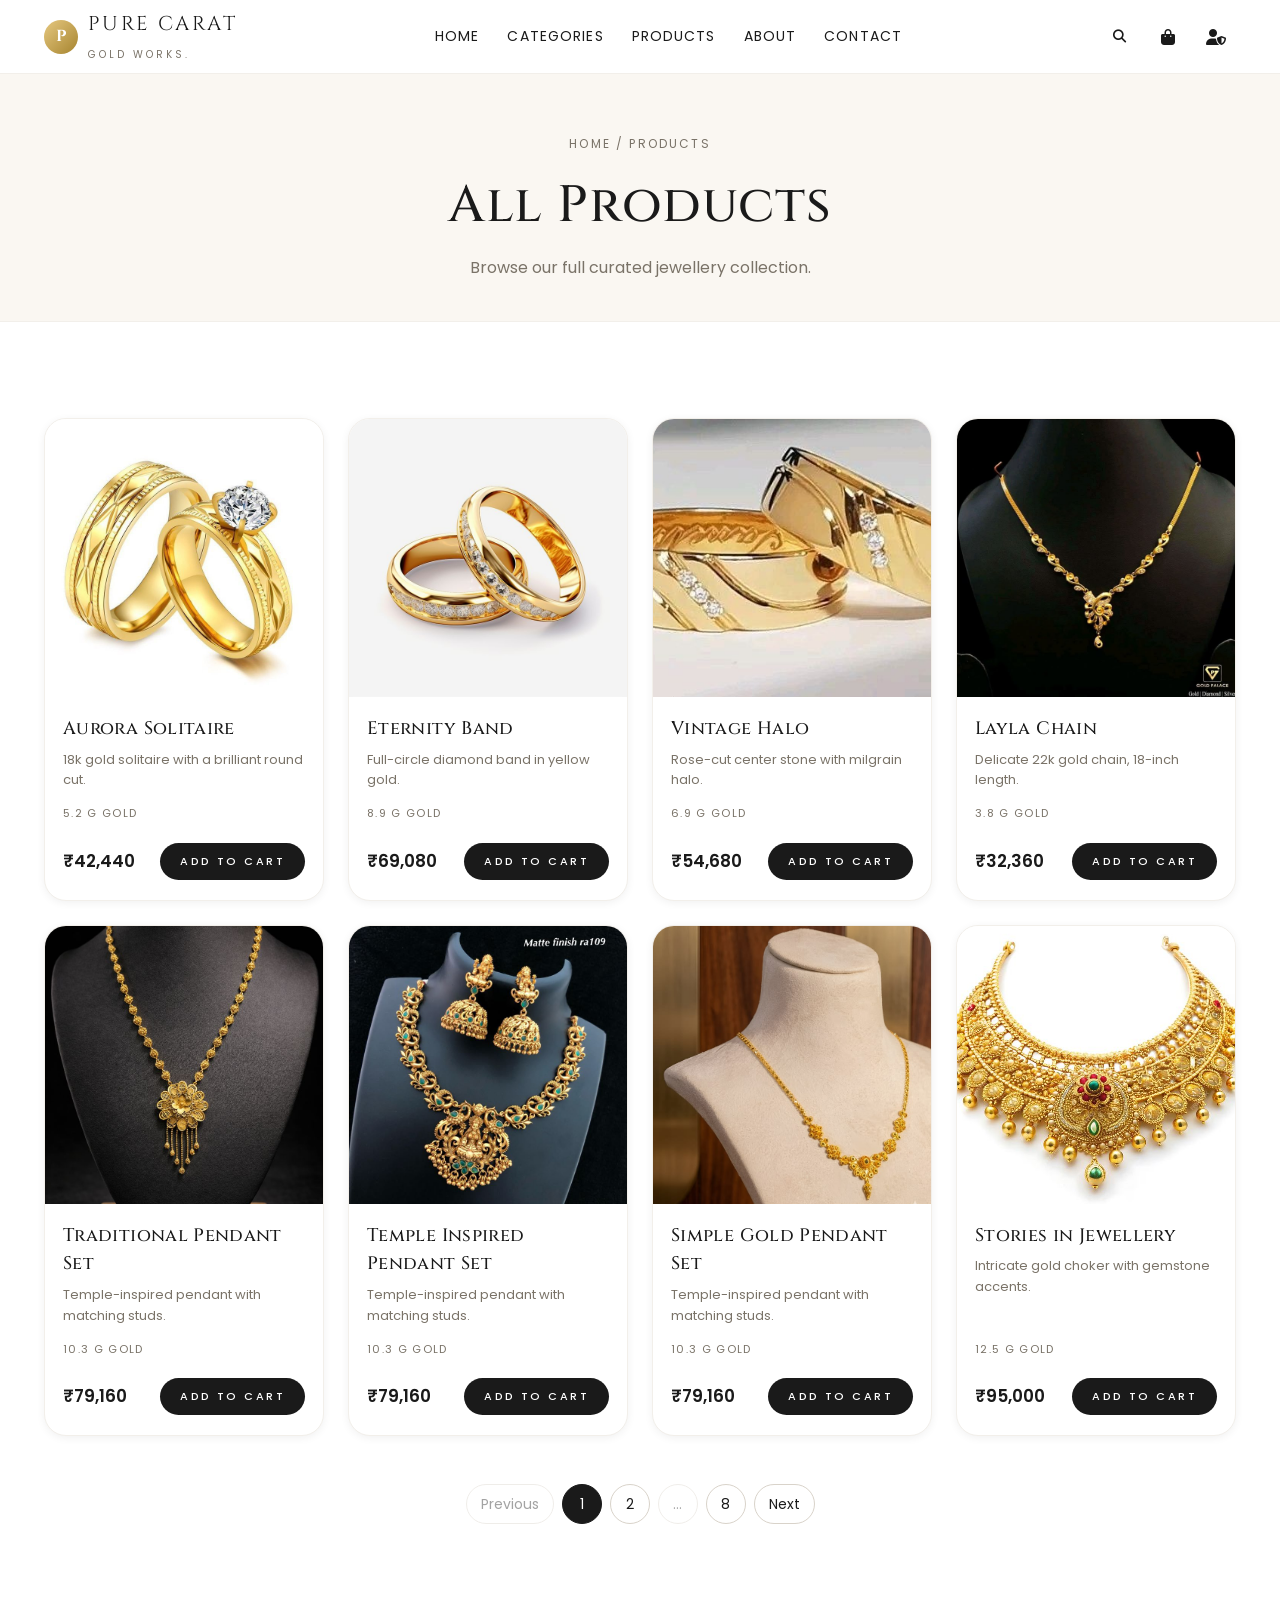
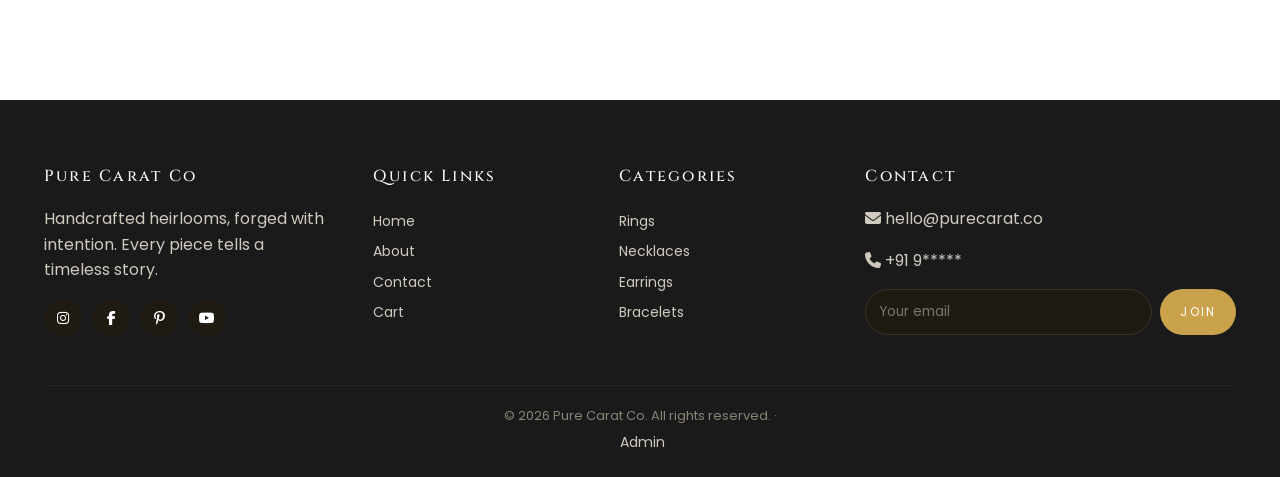
<file: public/pages/product.html>
<!DOCTYPE html>
<html lang="en">
<head>
  <meta charset="UTF-8" />
  <meta name="viewport" content="width=device-width, initial-scale=1.0" />
  <title>Products — Gold Works.</title>
  <meta name="description" content="Explore our full jewellery collection at Pure Carat Co." />
  <meta name="robots" content="index, follow" />
  <link rel="canonical" href="https://goldworks.shop/pages/product.html" />
  <meta property="og:type" content="website" />
  <meta property="og:url" content="https://goldworks.shop/pages/product.html" />
  <meta property="og:title" content="Products — Gold Works." />
  <meta property="og:description" content="Explore our full jewellery collection at Pure Carat Co." />
  <meta property="og:image" content="https://goldworks.shop/assets/logo/gold-jewellery-goldworks.jpg" />
  <meta property="og:image:alt" content="All products from Gold Works jewellery collection" />
  <meta property="og:site_name" content="Gold Works" />
  <meta property="og:locale" content="en_IN" />
  <meta name="twitter:card" content="summary_large_image" />
  <meta name="twitter:title" content="Products — Gold Works." />
  <meta name="twitter:description" content="Explore our full jewellery collection at Pure Carat Co." />
  <meta name="twitter:image" content="https://goldworks.shop/assets/logo/gold-jewellery-goldworks.jpg" />
  <link rel="stylesheet" href="../css/style.css" />
  <link rel="stylesheet" href="../css/responsive.css" />
  <link rel="preconnect" href="https://fonts.googleapis.com" />
  <link rel="preconnect" href="https://fonts.gstatic.com" crossorigin />
  <link href="https://fonts.googleapis.com/css2?family=Cinzel:wght@400;500;600;700&family=Poppins:wght@300;400;500;600&display=swap" rel="stylesheet" />
  <link rel="stylesheet" href="https://cdnjs.cloudflare.com/ajax/libs/font-awesome/6.7.2/css/all.min.css" />
</head>
<body>
  <header class="site-header" id="siteHeader"></header>

  <main>
    <section class="page-hero">
      <div class="container">
        <div class="breadcrumb">Home / Products</div>
        <h1>All Products</h1>
        <p>Browse our full curated jewellery collection.</p>
      </div>
    </section>

    <section class="section">
      <div class="container">
        <div class="product-grid" id="productGrid"></div>
        <nav class="pagination" id="productPager" aria-label="Product pagination"></nav>
      </div>
    </section>
  </main>

  <footer class="site-footer" id="siteFooter"></footer>

  <div class="search-overlay" id="searchOverlay" aria-hidden="true">
    <div class="search-overlay__inner">
      <input type="search" id="searchInput" placeholder="Search…" aria-label="Search products" />
      <button class="icon-btn" id="searchClose" aria-label="Close search"><i class="fa-solid fa-xmark"></i></button>
      <div class="search-results" id="searchResults"></div>
    </div>
  </div>

  <script src="../data/products.js"></script>
  <script src="../js/utils.js"></script>
  <script src="../js/pricing.js"></script>
  <script src="../js/storage.js"></script>
  <script src="../js/cart.js"></script>
  <script src="../js/products.js"></script>
  <script src="../js/pagination.js"></script>
  <script src="../js/app.js"></script>
  <script>
    document.addEventListener('DOMContentLoaded', () => {
      const renderProducts = () => {
        PCC.paginate({
          items: PCC.getProducts(),
          perPage: 8,
          mountGrid: 'productGrid',
          mountPager: 'productPager',
          renderItem: (p) => PCC.renderProductCard(p),
          onPageRendered: (pageItems) => { PCC.injectProductJsonLD?.(pageItems); },
        });
      };
      PCC.renderHeader();
      PCC.renderFooter();
      renderProducts();
      document.addEventListener('pcc:products:loaded', renderProducts, { once: true });
      PCC.loadSharedProducts();
      PCC.initSearch?.();
      PCC.updateCartCount();
    });
  </script>
</body>
</html>
</file>
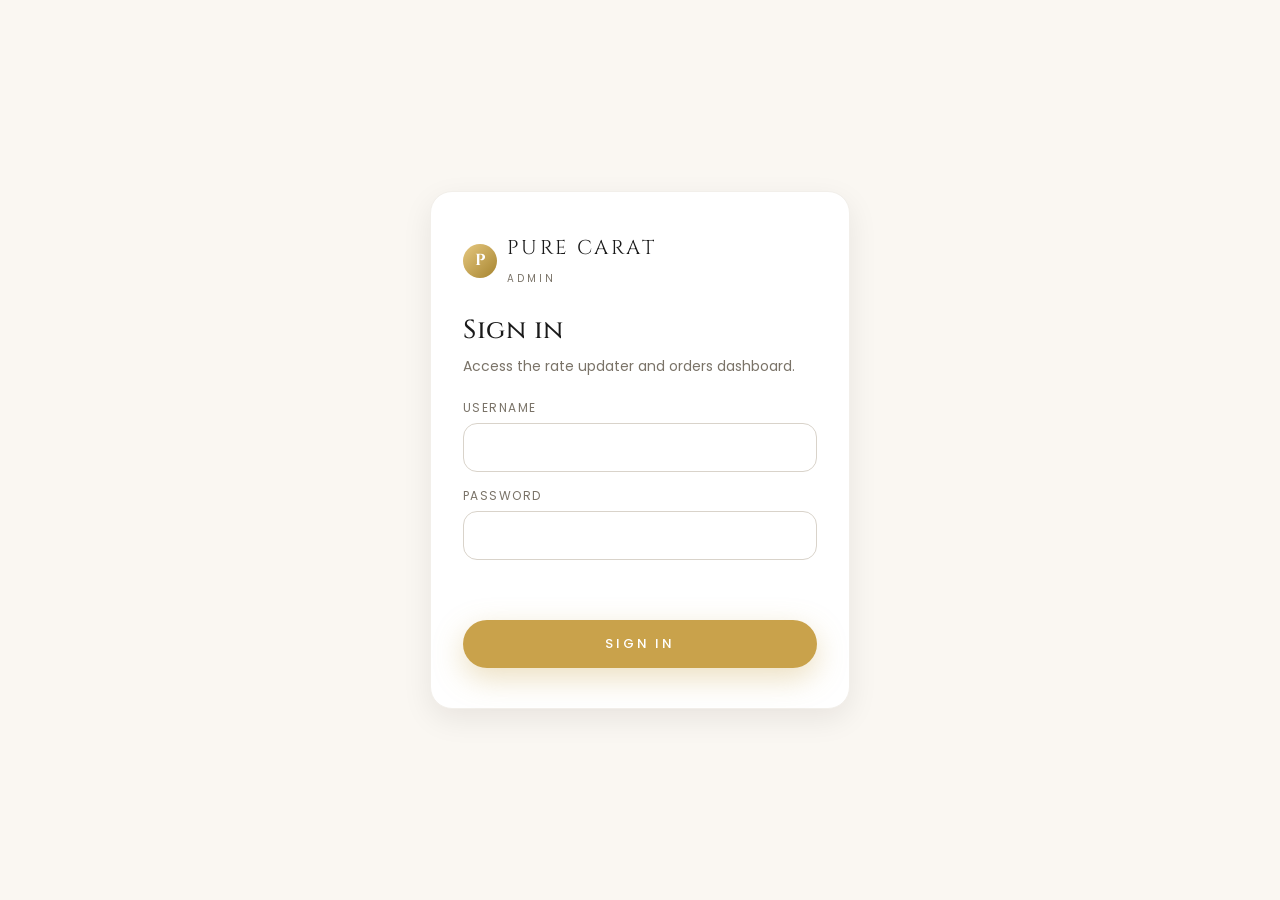
<file: public/pages/admin/dashboard.html>
<!DOCTYPE html>
<html lang="en">
<head>
  <meta charset="UTF-8" />
  <meta name="viewport" content="width=device-width, initial-scale=1.0" />
  <title>Admin Dashboard — Pure Carat Co</title>
  <meta name="description" content="Update market rates and view orders." />
  <meta name="robots" content="noindex,nofollow" />
  <link rel="stylesheet" href="../../css/style.css" />
  <link rel="stylesheet" href="../../css/responsive.css" />
  <link rel="preconnect" href="https://fonts.googleapis.com" />
  <link rel="preconnect" href="https://fonts.gstatic.com" crossorigin />
  <link href="https://fonts.googleapis.com/css2?family=Cinzel:wght@400;500;600;700&family=Poppins:wght@300;400;500;600&display=swap" rel="stylesheet" />
  <link rel="stylesheet" href="https://cdnjs.cloudflare.com/ajax/libs/font-awesome/6.7.2/css/all.min.css" />
</head>
<body class="admin-body">
  <header class="admin-header">
    <a class="admin-header__brand" href="../../index.html">
      <span class="brand__mark">P</span>
      <span>
        <span class="brand__name">PURE CARAT</span>
        <span class="brand__tag">Admin</span>
      </span>
    </a>
    <div class="admin-header__actions">
      <span class="admin-header__user"><i class="fa-regular fa-user"></i> <span id="adminWho"></span></span>
      <a class="btn btn--outline btn--sm" href="../../index.html"><i class="fa-solid fa-arrow-up-right-from-square"></i> View site</a>
      <button class="btn btn--dark btn--sm" id="adminLogout"><i class="fa-solid fa-right-from-bracket"></i> Sign out</button>
    </div>
  </header>

  <nav class="admin-tabs" id="adminTabs" aria-label="Sections" hidden>
    <button type="button" data-tab="welcome"><i class="fa-solid fa-house"></i> Home</button>
    <button type="button" data-tab="rates"><i class="fa-solid fa-scale-balanced"></i> Market Rates</button>
    <button type="button" data-tab="orders"><i class="fa-solid fa-receipt"></i> Orders</button>
    <a class="admin-tabs__link" href="products.html"><i class="fa-solid fa-gem"></i> Products</a>
  </nav>

  <main class="admin-main">
    <!-- Welcome panel -->
    <section class="admin-panel" data-panel="welcome">
      <div class="admin-welcome">
        <p class="admin-welcome__eyebrow">Welcome back</p>
        <h1>Hello, <span id="welcomeName">Admin</span></h1>
        <p class="admin-welcome__lede">Choose what you'd like to manage today.</p>
        <div class="admin-welcome__cards">
          <button type="button" class="admin-welcome__card" data-goto="rates">
            <span class="admin-welcome__icon"><i class="fa-solid fa-scale-balanced"></i></span>
            <h3>Market Rates</h3>
            <p>Update today's gold &amp; silver rate. All product prices refresh live.</p>
            <span class="admin-welcome__cta">Open <i class="fa-solid fa-arrow-right"></i></span>
          </button>
          <button type="button" class="admin-welcome__card" data-goto="orders">
            <span class="admin-welcome__icon"><i class="fa-solid fa-receipt"></i></span>
            <h3>Orders</h3>
            <p>View customer orders from the connected Google Sheet, search &amp; export.</p>
            <span class="admin-welcome__cta">Open <i class="fa-solid fa-arrow-right"></i></span>
          </button>
          <a class="admin-welcome__card" href="products.html">
            <span class="admin-welcome__icon"><i class="fa-solid fa-gem"></i></span>
            <h3>Products</h3>
            <p>Upload new jewellery items, update weights, or remove cards from the catalog.</p>
            <span class="admin-welcome__cta">Manage <i class="fa-solid fa-arrow-right"></i></span>
          </a>
        </div>
      </div>
    </section>

    <!-- Rates panel -->
    <section class="admin-panel" data-panel="rates">
      <div class="admin-panel__head">
        <div>
          <h1>Update market rates</h1>
          <p>Set today's gold &amp; silver rate (₹ per gram). Every product price on the site refreshes instantly.</p>
        </div>
      </div>

      <div class="rates-grid">
        <form id="ratesForm" class="rates-form">
          <div class="field">
            <label for="rateGold">Gold rate (₹ / gram)</label>
            <input id="rateGold" name="gold" type="number" min="0" step="1" required />
          </div>
          <div class="field">
            <label for="rateSilver">Silver rate (₹ / gram)</label>
            <input id="rateSilver" name="silver" type="number" min="0" step="1" required />
          </div>
          <div class="field">
            <label for="rateMaking">Making charges (₹, per piece)</label>
            <input id="rateMaking" name="making" type="number" min="0" step="1" required />
          </div>
          <div class="field field--full">
            <button type="submit" class="btn btn--gold">Save &amp; apply</button>
            <p id="ratesMeta" class="rates-meta"></p>
          </div>
          <div class="field field--full rates-formula">
            <i class="fa-solid fa-calculator"></i>
            <span>price = (gold weight × gold rate) + (silver weight × silver rate) + making charges</span>
          </div>
        </form>

        <aside class="rates-preview">
          <h3>Live preview</h3>
          <p class="rates-preview__lede">Sample products recalculated using the values in the form.</p>
          <div id="ratesPreview"></div>
        </aside>
      </div>
    </section>

    <!-- Orders panel -->
    <section class="admin-panel" data-panel="orders">
      <div class="admin-panel__head">
        <div>
          <h1>Orders</h1>
          <p id="ordersMeta">Fetching…</p>
        </div>
        <div class="admin-panel__toolbar">
          <input type="search" id="ordersSearch" placeholder="Search name, mobile, order id…" />
          <button class="btn btn--outline btn--sm" id="ordersRefresh"><i class="fa-solid fa-rotate"></i> Refresh</button>
          <button class="btn btn--dark btn--sm" id="ordersExport"><i class="fa-solid fa-download"></i> Export CSV</button>
        </div>
      </div>

      <div class="orders-table-wrap">
        <table class="orders-table">
          <thead>
            <tr>
              <th>Order ID</th><th>Date</th><th>Customer</th><th>Mobile</th>
              <th>Products</th><th class="num">Qty</th><th class="num">Total</th><th>Status</th>
            </tr>
          </thead>
          <tbody id="ordersBody"></tbody>
        </table>
      </div>
    </section>
  </main>

  <script src="../../data/products.js"></script>
  <script src="../../js/utils.js"></script>
  <script src="../../js/pricing.js"></script>
  <script src="../../js/storage.js"></script>
  <script src="../../js/admin.js"></script>
  <script>document.addEventListener('DOMContentLoaded', () => PCC.initAdminDashboard());</script>
</body>
</html>
</file>
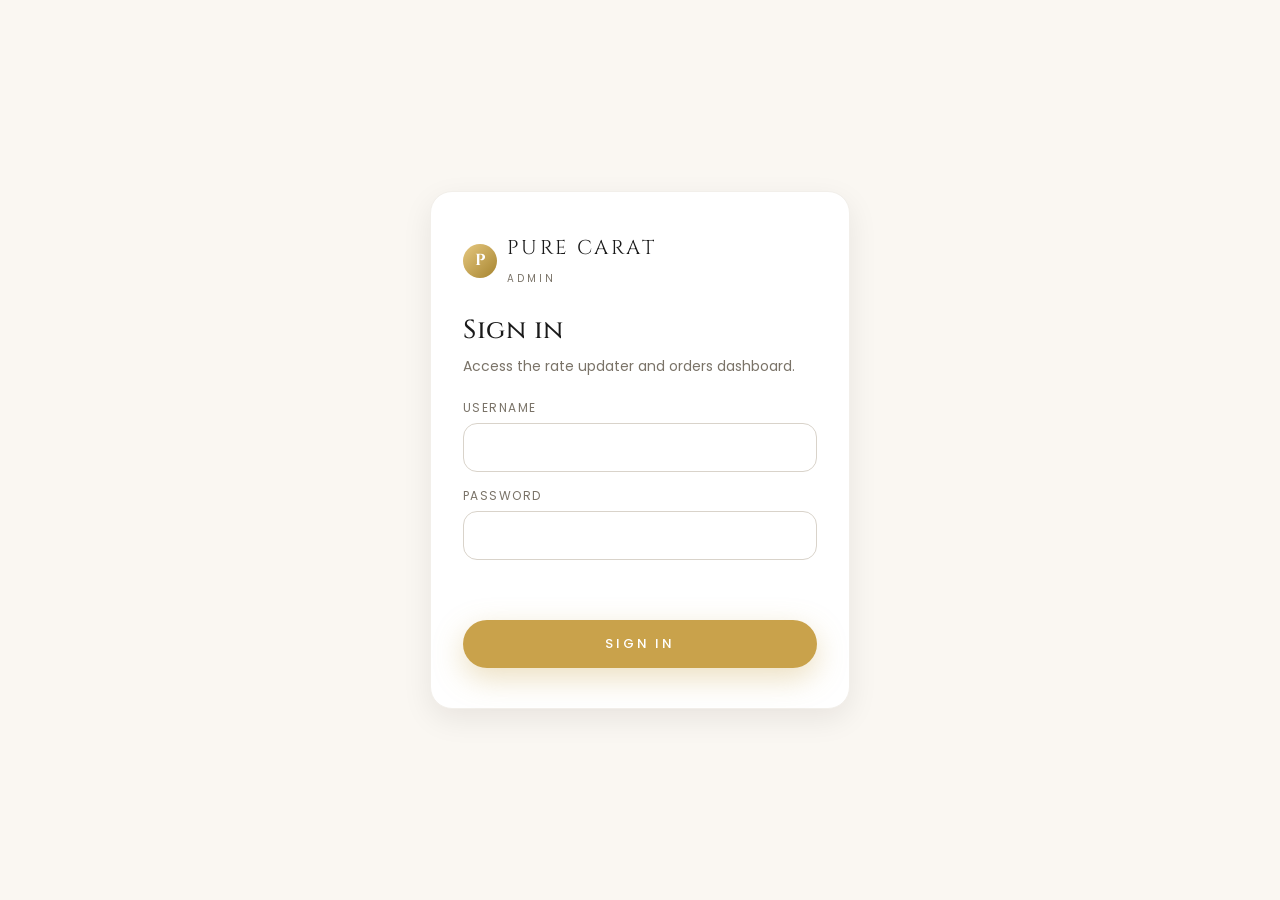
<file: public/pages/admin/login.html>
<!DOCTYPE html>
<html lang="en">
<head>
  <meta charset="UTF-8" />
  <meta name="viewport" content="width=device-width, initial-scale=1.0" />
  <title>Admin Sign in — Pure Carat Co</title>
  <meta name="description" content="Pure Carat Co administrator sign-in." />
  <meta name="robots" content="noindex,nofollow" />
  <link rel="stylesheet" href="../../css/style.css" />
  <link rel="stylesheet" href="../../css/responsive.css" />
  <link rel="preconnect" href="https://fonts.googleapis.com" />
  <link rel="preconnect" href="https://fonts.gstatic.com" crossorigin />
  <link href="https://fonts.googleapis.com/css2?family=Cinzel:wght@400;500;600;700&family=Poppins:wght@300;400;500;600&display=swap" rel="stylesheet" />
  <link rel="stylesheet" href="https://cdnjs.cloudflare.com/ajax/libs/font-awesome/6.7.2/css/all.min.css" />
</head>
<body class="admin-body">
  <main class="admin-auth">
    <div class="admin-auth__card">
      <a class="admin-auth__brand" href="../../index.html">
        <span class="brand__mark">P</span>
        <span>
          <span class="brand__name">PURE CARAT</span><br />
          <span class="brand__tag">Admin</span>
        </span>
      </a>
      <h1>Sign in</h1>
      <p class="admin-auth__lede">Access the rate updater and orders dashboard.</p>

      <form id="adminLoginForm" novalidate>
        <div class="field field--full">
          <label for="username">Username</label>
          <input id="username" name="username" autocomplete="username" required />
        </div>
        <div class="field field--full">
          <label for="password">Password</label>
          <input id="password" name="password" type="password" autocomplete="current-password" required />
        </div>
        <div class="admin-auth__error" id="adminLoginError" role="alert"></div>
        <button type="submit" class="btn btn--gold" style="width:100%;margin-top:14px;">Sign in</button>
      </form>

    </div>
  </main>

  <script src="../../data/products.js"></script>
  <script src="../../js/utils.js"></script>
  <script src="../../js/pricing.js"></script>
  <script src="../../js/storage.js"></script>
  <script src="../../js/admin.js"></script>
  <script>document.addEventListener('DOMContentLoaded', () => PCC.initAdminLogin());</script>
</body>
</html>
</file>
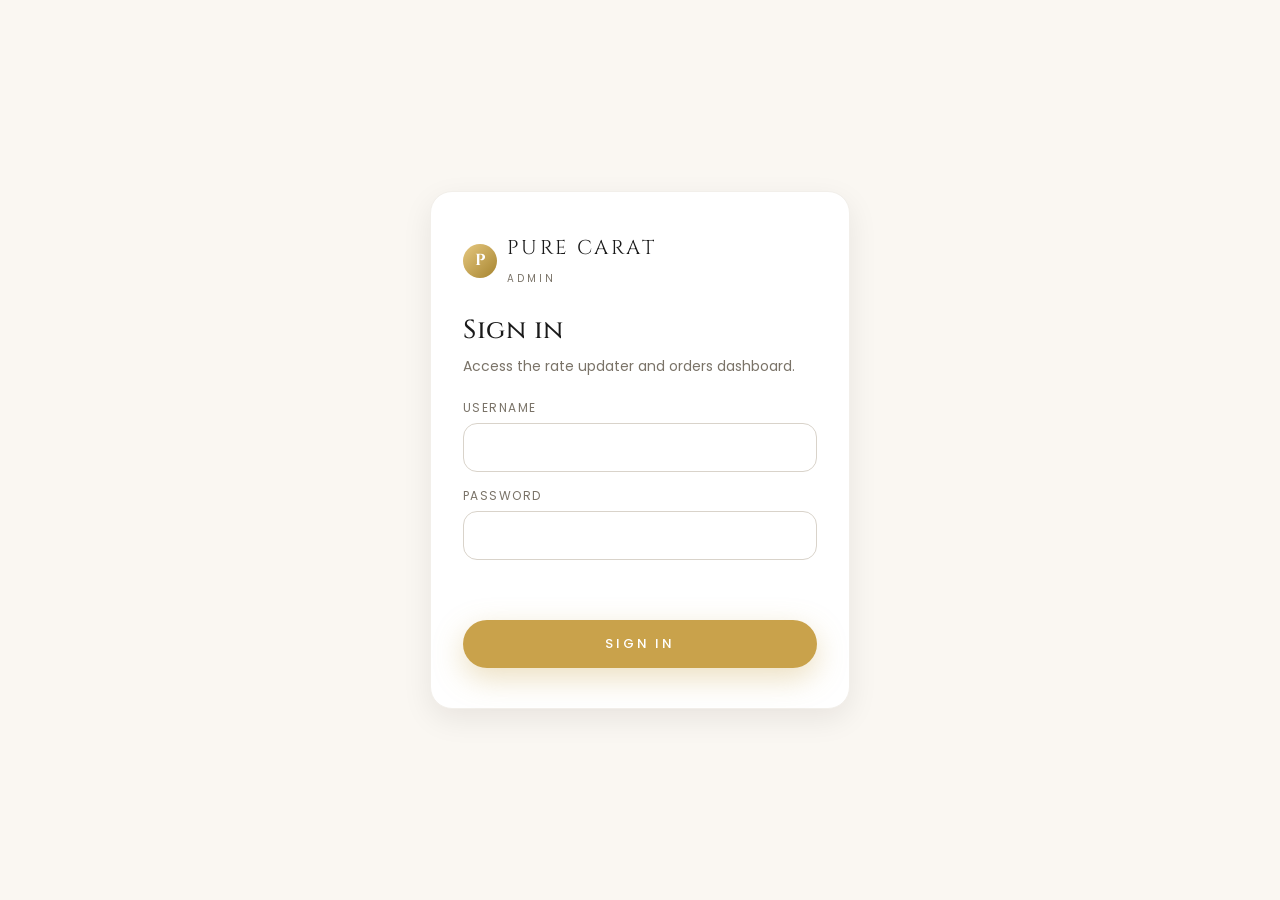
<file: public/pages/admin/products.html>
<!DOCTYPE html>
<html lang="en">
<head>
  <meta charset="UTF-8" />
  <meta name="viewport" content="width=device-width, initial-scale=1.0" />
  <title>Manage Products — Pure Carat Co</title>
  <meta name="robots" content="noindex,nofollow" />
  <link rel="stylesheet" href="../../css/style.css" />
  <link rel="stylesheet" href="../../css/responsive.css" />
  <link rel="preconnect" href="https://fonts.googleapis.com" />
  <link rel="preconnect" href="https://fonts.gstatic.com" crossorigin />
  <link href="https://fonts.googleapis.com/css2?family=Cinzel:wght@400;500;600;700&family=Poppins:wght@300;400;500;600&display=swap" rel="stylesheet" />
  <link rel="stylesheet" href="https://cdnjs.cloudflare.com/ajax/libs/font-awesome/6.7.2/css/all.min.css" />
</head>
<body class="admin-body">
  <header class="admin-header">
    <a class="admin-header__brand" href="../../index.html">
      <span class="brand__mark">P</span>
      <span><span class="brand__name">PURE CARAT</span><span class="brand__tag">Admin</span></span>
    </a>
    <div class="admin-header__actions">
      <span class="admin-header__user"><i class="fa-regular fa-user"></i> <span id="adminWho"></span></span>
      <button class="btn btn--outline btn--sm" id="adminProductsBack" type="button"><i class="fa-solid fa-arrow-left"></i> Dashboard</button>
      <button class="btn btn--dark btn--sm" id="adminLogout" type="button"><i class="fa-solid fa-right-from-bracket"></i> Sign out</button>
    </div>
  </header>

  <main class="admin-main admin-products-page">
    <section class="admin-panel active">
      <div class="admin-panel__head">
        <div><p class="admin-welcome__eyebrow">Catalog control</p><h1>Manage products</h1><p>Add jewellery cards to the live catalog or update existing ones.</p></div>
        <strong id="adminProductsMeta" class="rates-meta"></strong>
      </div>
      <div class="admin-products-layout">
        <form id="productForm" class="product-admin-form">
          <h2 id="productFormTitle">Upload a product</h2>
          <div class="form-grid">
            <div class="field field--full"><label for="productName">Product name</label><input id="productName" name="name" required /></div>
            <div class="field field--full"><label for="productDescription">Description</label><textarea id="productDescription" name="description" rows="3" required></textarea></div>
            <div class="field"><label for="productCategory">Category</label><select id="productCategory" name="category" required></select></div>
            <div class="field"><label for="productMetal">Material</label><select id="productMetal" name="metal"><option value="gold">Gold</option><option value="silver">Silver</option></select></div>
            <div class="field"><label for="productWeight">Weight (grams)</label><input id="productWeight" name="weight" type="number" min="0.01" step="0.01" required /></div>
            <div class="field field--full"><label for="productImage">Product image URL or asset path</label><input id="productImage" name="image" type="text" placeholder="https://example.com/image.jpg or assets/products/rings/item.jpg" required /><small class="field-help">Use a public HTTPS URL or an existing relative asset path such as assets/products/rings/item.jpg.</small><img id="productImagePreview" class="product-admin-form__preview" alt="Product preview" hidden /></div>
          </div>
          <p id="productFormError" class="admin-auth__error" role="alert"></p>
          <div class="product-admin-form__actions"><button type="submit" class="btn btn--gold">Save product</button><button type="button" id="productCancel" class="btn btn--outline" hidden>Cancel edit</button></div>
        </form>
        <section class="admin-products-list-wrap"><div class="admin-products-list-head"><h2>Uploaded cards</h2><p>These items appear immediately on Products and their category page.</p></div><div id="adminProductsList" class="admin-products-list"></div></section>
      </div>
    </section>
  </main>

  <script src="../../data/products.js"></script>
  <script src="../../js/utils.js"></script>
  <script src="../../js/pricing.js"></script>
  <script src="../../js/storage.js"></script>
  <script src="../../js/products.js"></script>
  <script src="../../js/admin.js"></script>
  <script>document.addEventListener('DOMContentLoaded', () => PCC.initAdminProducts());</script>
</body>
</html>
</file>
<file: public/css/style.css>
/* ==========================================================================
   Pure Carat Co — Core styles
   Palette: white / gold / black / soft grey
   ========================================================================== */

:root {
  --white: #ffffff;
  --ivory: #faf7f2;
  --soft-grey: #f2efea;
  --grey: #d9d3ca;
  --muted: #7a7368;
  --black: #0f0f0f;
  --ink: #1a1a1a;
  --gold: #c9a24b;
  --gold-dark: #a6842f;
  --gold-light: #e6c880;
  --shadow-sm: 0 2px 8px rgba(20, 15, 5, 0.06);
  --shadow-md: 0 10px 30px rgba(20, 15, 5, 0.08);
  --shadow-lg: 0 20px 50px rgba(20, 15, 5, 0.12);
  --radius-sm: 8px;
  --radius: 14px;
  --radius-lg: 22px;
  --font-display: 'Cinzel', serif;
  --font-body: 'Poppins', system-ui, -apple-system, sans-serif;
  --container: 1240px;
  --header-h: 74px;
  --ease: cubic-bezier(0.2, 0.7, 0.2, 1);
}

*, *::before, *::after { box-sizing: border-box; }

html { scroll-behavior: smooth; overflow-x: hidden; }
body { overflow-x: hidden; }

body {
  margin: 0;
  font-family: var(--font-body);
  color: var(--ink);
  background: var(--white);
  line-height: 1.6;
  -webkit-font-smoothing: antialiased;
}

img { max-width: 100%; display: block; }

a { color: inherit; text-decoration: none; }

button { font-family: inherit; cursor: pointer; border: 0; background: none; color: inherit; }

h1, h2, h3, h4 { font-family: var(--font-display); font-weight: 500; margin: 0 0 .5em; letter-spacing: .02em; }

.container { max-width: var(--container); margin: 0 auto; padding: 0 24px; }

/* -------------------- Header -------------------- */
.site-header {
  position: sticky; top: 0; z-index: 50;
  background: rgba(255,255,255,0.92);
  backdrop-filter: saturate(140%) blur(10px);
  border-bottom: 1px solid var(--soft-grey);
  height: var(--header-h);
  display: flex; align-items: center;
}
.header-inner {
  width: 100%; max-width: var(--container); margin: 0 auto;
  padding: 0 24px;
  display: flex; align-items: center; justify-content: space-between; gap: 24px;
}
.brand { display: flex; align-items: center; gap: 10px; }
.brand__mark {
  width: 34px; height: 34px; border-radius: 50%;
  background: linear-gradient(135deg, var(--gold-light), var(--gold-dark));
  display: grid; place-items: center; color: var(--white);
  font-family: var(--font-display); font-weight: 700;
}
.brand__name {
  font-family: var(--font-display); font-size: 20px; letter-spacing: .12em;
  color: var(--ink);
}
.brand__tag { font-size: 10px; letter-spacing: .3em; color: var(--muted); text-transform: uppercase; }

.nav { display: flex; align-items: center; gap: 28px; }
.nav a {
  font-size: 14px; letter-spacing: .08em; text-transform: uppercase; color: var(--ink);
  position: relative; padding: 6px 0;
}
.nav a::after {
  content: ''; position: absolute; left: 0; right: 0; bottom: 0;
  height: 1px; background: var(--gold); transform: scaleX(0);
  transform-origin: left; transition: transform .3s var(--ease);
}
.nav a:hover::after, .nav a.active::after { transform: scaleX(1); }

.header-actions { display: flex; align-items: center; gap: 8px; }
.icon-btn {
  width: 40px; height: 40px; border-radius: 50%;
  display: grid; place-items: center; color: var(--ink);
  transition: background .2s var(--ease), color .2s var(--ease);
  position: relative;
}
.icon-btn:hover { background: var(--soft-grey); color: var(--gold-dark); }
.cart-count {
  position: absolute; top: 4px; right: 4px; min-width: 18px; height: 18px;
  padding: 0 5px; border-radius: 9px; background: var(--gold);
  color: var(--white); font-size: 10px; font-weight: 600;
  display: grid; place-items: center;
}
.hamburger { display: none; }

/* Mobile nav — hidden by default; only enabled at mobile breakpoint */
.mobile-nav {
  display: none;
  flex-direction: column;
  position: fixed; inset: var(--header-h) 0 auto 0;
  background: var(--white); z-index: 40;
  transform: translateX(100%); transition: transform .35s var(--ease);
  padding: 12px; overflow-y: auto;
  box-shadow: 0 16px 30px rgba(0, 0, 0, .08);
}
.mobile-nav.open { transform: translateX(0); }
.mobile-nav a {
  display: block;
  padding: 8px 0;
  font-size: 16px;
  color: var(--ink);
  border-bottom: 1px solid var(--soft-grey);
  text-align: center;
}
.mobile-nav a:last-child { border-bottom: 0; }

/* -------------------- Hero -------------------- */
.hero {
  position: relative; min-height: 85vh;
  background: var(--black);
  color: var(--white);
  display: flex; align-items: end; justify-content: center;
  text-align: center;
  overflow: hidden;
}
.hero__video {
  position: absolute; inset: 0;
  width: 100%; height: 100%;
  object-fit: cover;
  opacity: 0.95;
}
.hero__overlay {
  position: absolute; inset: 0;
  background: linear-gradient(180deg, rgba(0,0,0,.55) 0%, rgba(0,0,0,.28) 40%, rgba(0,0,0,.72) 100%);
  z-index: 1;
}
.hero__content {
  position: relative; z-index: 2;
  width: min(100%, 720px);
  padding: 0 24px;
  display: flex;
  flex-direction: column;
  align-items: center;
  justify-content: center;
  gap: 1rem;
  text-shadow: 0 18px 60px rgba(0, 0, 0, .28);
  margin-bottom: 2rem;
}
.hero__title {
  font-size: clamp(38px, 7vw, 68px);
  letter-spacing: .14em;
  line-height: 1.05;
  margin: 0;
  color: var(--white);
  text-transform: uppercase;
  text-shadow: 0 30px 80px rgba(0,0,0,.35);
}
.hero__subtitle {
  font-size: clamp(16px, 1.4vw, 20px);
  opacity: .92;
  margin: 0;
  max-width: 680px;
  line-height: 1.75;
  letter-spacing: .04em;
  color: rgba(255,255,255,.95);
}
.btn--gold {
  padding: 16px 40px;
  font-size: 14px;
  letter-spacing: .22em;
}

.btn {
  display: inline-block; padding: 14px 34px; border-radius: 999px;
  font-size: 13px; letter-spacing: .22em; text-transform: uppercase; font-weight: 500;
  transition: transform .25s var(--ease), box-shadow .25s var(--ease), background .25s var(--ease);
}
.btn--gold {
  background: var(--gold); color: var(--white);
  box-shadow: 0 10px 30px rgba(201,162,75,.35);
}
.btn--gold:hover { background: var(--gold-dark); transform: translateY(-2px); box-shadow: 0 14px 40px rgba(201,162,75,.45); }
.btn--outline { border: 1px solid var(--ink); color: var(--ink); }
.btn--outline:hover { background: var(--ink); color: var(--white); }
.btn--dark { background: var(--ink); color: var(--white); }
.btn--dark:hover { background: var(--black); }

/* -------------------- Sections -------------------- */
.section { padding: 96px 0; }
.section--muted { background: var(--ivory); }
.section__title {
  font-size: clamp(28px, 3.4vw, 40px); text-align: center; margin: 0 0 .35em;
}
.section__lede { text-align: center; color: var(--muted); margin: 0 auto 48px; max-width: 620px; }

.split { display: grid; grid-template-columns: 1fr 320px; gap: 48px; align-items: start; }

/* Category grid */
.category-grid {
  display: grid; grid-template-columns: repeat(auto-fill, minmax(240px, 1fr)); gap: 20px;
}
.category-card {
  position: relative; display: block; overflow: hidden;
  border-radius: var(--radius-lg); background: var(--soft-grey);
  aspect-ratio: 3 / 4; box-shadow: var(--shadow-sm);
  transition: transform .4s var(--ease), box-shadow .4s var(--ease);
  transform-style: preserve-3d;
}
.category-card:hover { transform: translateY(-6px) translateZ(10px) rotateX(1deg); box-shadow: 0 24px 60px rgba(20, 15, 5, .16); }
.category-card__img {
  position: absolute; inset: 0; width: 100%; height: 100%; object-fit: cover;
  transition: transform .8s var(--ease);
}
.category-card:hover .category-card__img { transform: scale(1.08); }
.category-card__overlay {
  position: absolute; inset: 0;
  background: linear-gradient(180deg, transparent 40%, rgba(0,0,0,.75));
  display: flex; flex-direction: column; justify-content: flex-end;
  padding: 24px; color: var(--white);
}
.category-card__title { font-family: var(--font-display); font-size: 22px; margin: 0; letter-spacing: .06em; }
.category-card__meta { font-size: 12px; letter-spacing: .18em; text-transform: uppercase; color: var(--gold-light); }

/* Offers strip */
.offers {
  display: grid; grid-template-columns: repeat(3, minmax(260px, 1fr)); gap: 16px;
  margin-top: 48px; overflow-x: auto; padding-bottom: 8px;
  scrollbar-width: thin;
}
.offers__title { grid-column: 1 / -1; font-family: var(--font-display); font-size: 20px; margin: 0; }
.offer-card {
  min-width: 260px; border-radius: var(--radius-lg); padding: 24px; background: var(--soft-grey);
  border: 1px solid var(--grey);
}
.offer-card--dark { background: var(--ink); color: var(--white); border-color: var(--ink); }
.offer-card--gold {
  background: linear-gradient(135deg, var(--gold-light), var(--gold));
  color: var(--white); border-color: transparent;
}
.offer-card__tag {
  display: inline-block; font-size: 10px; letter-spacing: .22em;
  text-transform: uppercase; padding: 4px 10px; border-radius: 999px;
  background: rgba(255,255,255,.15); margin-bottom: 10px;
}
.offer-card h4 { font-family: var(--font-display); font-size: 22px; margin: 0 0 6px; }
.offer-card p { margin: 0; font-size: 14px; opacity: .9; }

/* Product grid */
.product-grid {
  display: grid; grid-template-columns: repeat(auto-fill, minmax(240px, 1fr)); gap: 24px;
}
.featured-toggle {
  display: flex; justify-content: center; margin-top: 24px;
}
.featured-toggle__btn {
  min-width: 140px;
}
.product-card {
  background: var(--white); border-radius: var(--radius-lg);
  overflow: hidden; box-shadow: var(--shadow-sm); border: 1px solid var(--soft-grey);
  display: flex; flex-direction: column;
  transition: transform .3s var(--ease), box-shadow .3s var(--ease);
}
.product-card:hover { transform: translateY(-4px); box-shadow: var(--shadow-md); }
.product-card__media {
  aspect-ratio: 1 / 1; background: var(--soft-grey); overflow: hidden;
}
.product-card__media img { width: 100%; height: 100%; object-fit: cover; transition: transform .6s var(--ease); }
.product-card:hover .product-card__media img { transform: scale(1.06); }
.product-card__body { padding: 18px 18px 20px; display: flex; flex-direction: column; gap: 6px; flex: 1; }
.product-card__name { font-family: var(--font-display); font-size: 18px; margin: 0; }
.product-card__desc { color: var(--muted); font-size: 13px; margin: 0 0 8px; flex: 1; }
.product-card__price { font-weight: 600; color: var(--ink); font-size: 17px; }
.product-card__actions { display: flex; gap: 10px; align-items: center; justify-content: space-between; margin-top: 10px; }
.btn--sm { padding: 10px 20px; font-size: 11px; }

/* Promise */
.promise__grid { display: grid; grid-template-columns: repeat(auto-fit, minmax(200px, 1fr)); gap: 24px; }
.promise__item {
  text-align: center; padding: 30px 20px; border-radius: var(--radius-lg);
  background: var(--white); border: 1px solid var(--soft-grey);
}
.promise__item i { color: var(--gold); font-size: 28px; margin-bottom: 12px; }
.promise__item h4 { font-size: 17px; margin: 0 0 6px; }
.promise__item p { margin: 0; color: var(--muted); font-size: 14px; }

/* -------------------- Search overlay -------------------- */
.search-overlay {
  position: fixed; inset: 0; background: rgba(0,0,0,.5);
  z-index: 60; opacity: 0; pointer-events: none; transition: opacity .25s var(--ease);
  display: grid; place-items: start center; padding-top: 15vh;
}
.search-overlay.open { opacity: 1; pointer-events: auto; }
.search-overlay__inner {
  width: min(720px, 92%); background: var(--white); border-radius: var(--radius-lg);
  padding: 20px; box-shadow: var(--shadow-lg); position: relative;
}
.search-overlay__inner input {
  width: 100%; padding: 16px 48px 16px 20px; font-size: 16px;
  border: 1px solid var(--grey); border-radius: 999px; outline: none; font-family: inherit;
}
.search-overlay__inner input:focus { border-color: var(--gold); }
.search-overlay__inner .icon-btn { position: absolute; right: 26px; top: 26px; }
.search-results { max-height: 50vh; overflow-y: auto; margin-top: 16px; }
.search-result {
  display: flex; align-items: center; gap: 12px; padding: 10px; border-radius: var(--radius);
  cursor: pointer;
}
.search-result:hover { background: var(--soft-grey); }
.search-result img { width: 48px; height: 48px; object-fit: cover; border-radius: var(--radius-sm); }
.search-result__name { font-family: var(--font-display); font-size: 15px; margin: 0; }
.search-result__price { font-size: 13px; color: var(--muted); }

/* -------------------- Category / Listing page -------------------- */
.page-hero {
  background: var(--ivory); padding: 60px 0 40px; text-align: center;
  border-bottom: 1px solid var(--soft-grey);
}
.page-hero h1 { font-size: clamp(32px, 4vw, 52px); margin: 0 0 8px; }
.page-hero p { color: var(--muted); margin: 0; }
.breadcrumb { font-size: 12px; letter-spacing: .18em; text-transform: uppercase; color: var(--muted); margin-bottom: 12px; }

/* Pagination */
.pagination { display: flex; justify-content: center; gap: 8px; margin: 48px 0 0; }
.pagination button {
  min-width: 40px; height: 40px; padding: 0 14px; border-radius: 999px;
  background: var(--white); border: 1px solid var(--grey); color: var(--ink);
  font-family: inherit; font-size: 14px; transition: all .2s var(--ease);
}
.pagination button:hover:not(:disabled) { border-color: var(--gold); color: var(--gold-dark); }
.pagination button.active { background: var(--ink); color: var(--white); border-color: var(--ink); }
.pagination button:disabled { opacity: .4; cursor: not-allowed; }

/* -------------------- Cart page -------------------- */
.cart-layout { display: grid; grid-template-columns: 1fr 360px; gap: 40px; align-items: start; }
.cart-list { display: flex; flex-direction: column; gap: 16px; }
.cart-item {
  display: grid; grid-template-columns: 100px 1fr auto; gap: 16px; align-items: center;
  background: var(--white); border: 1px solid var(--soft-grey);
  border-radius: var(--radius-lg); padding: 16px;
}
.cart-item img { width: 100px; height: 100px; object-fit: cover; border-radius: var(--radius); background: var(--soft-grey); }
.cart-item__name { font-family: var(--font-display); font-size: 17px; margin: 0 0 4px; }
.cart-item__price { color: var(--muted); font-size: 14px; margin: 0 0 8px; }
.qty { display: inline-flex; align-items: center; border: 1px solid var(--grey); border-radius: 999px; overflow: hidden; }
.qty button { width: 32px; height: 32px; }
.qty span { min-width: 32px; text-align: center; font-weight: 500; }
.cart-item__remove { color: var(--muted); font-size: 14px; padding: 8px; }
.cart-item__remove:hover { color: #b23; }

.cart-summary {
  background: var(--ivory); padding: 28px; border-radius: var(--radius-lg);
  position: sticky; top: calc(var(--header-h) + 20px);
}
.cart-summary h3 { font-size: 20px; margin: 0 0 16px; }
.cart-summary__row { display: flex; justify-content: space-between; padding: 8px 0; font-size: 14px; color: var(--muted); }
.cart-summary__row--total { border-top: 1px solid var(--grey); margin-top: 12px; padding-top: 16px; font-size: 18px; color: var(--ink); font-weight: 600; }
.cart-summary .btn { width: 100%; margin-top: 16px; text-align: center; }

.empty-state { text-align: center; padding: 80px 20px; color: var(--muted); }
.empty-state i { font-size: 56px; color: var(--gold); margin-bottom: 16px; }
.empty-state h2 { font-size: 24px; margin: 0 0 8px; color: var(--ink); }

/* -------------------- Checkout page -------------------- */
.checkout-layout { display: grid; grid-template-columns: 1.4fr 1fr; gap: 40px; align-items: start; }
.form-grid { display: grid; grid-template-columns: 1fr 1fr; gap: 16px; }
.field { display: flex; flex-direction: column; gap: 6px; }
.field--full { grid-column: 1 / -1; }
.field label { font-size: 12px; letter-spacing: .12em; text-transform: uppercase; color: var(--muted); }
.field input, .field textarea, .field select {
  padding: 12px 14px; border: 1px solid var(--grey); border-radius: var(--radius);
  font-family: inherit; font-size: 15px; background: var(--white); outline: none;
  transition: border-color .2s var(--ease);
}
.field input:focus, .field textarea:focus { border-color: var(--gold); }
.field textarea { min-height: 100px; resize: vertical; }

.order-summary { background: var(--ivory); padding: 28px; border-radius: var(--radius-lg); }
.order-summary h3 { margin: 0 0 16px; font-size: 20px; }
.order-summary__item { display: flex; justify-content: space-between; padding: 8px 0; font-size: 14px; border-bottom: 1px dashed var(--grey); }
.order-summary__item:last-of-type { border-bottom: none; }

/* -------------------- About / Contact -------------------- */
.prose { max-width: 780px; margin: 0 auto; }
.prose p { color: #3a352d; }
.contact-grid { display: grid; grid-template-columns: 1fr 1fr; gap: 40px; }
.contact-info { display: flex; flex-direction: column; gap: 20px; }
.contact-info__item { display: flex; gap: 14px; align-items: flex-start; }
.contact-info__item i { color: var(--gold); font-size: 20px; padding-top: 3px; }

/* -------------------- Footer -------------------- */
.site-footer { background: var(--ink); color: #cfc9be; padding: 64px 0 20px; margin-top: 80px; }
.footer-grid { display: grid; grid-template-columns: 1.4fr 1fr 1fr 1.4fr; gap: 40px; }
.site-footer h4 { color: var(--white); font-family: var(--font-display); font-size: 16px; letter-spacing: .14em; margin-bottom: 16px; }
.site-footer a { color: #cfc9be; display: block; padding: 4px 0; font-size: 14px; }
.site-footer a:hover { color: var(--gold-light); }
.newsletter { display: flex; gap: 8px; margin-top: 8px; }
.newsletter input { flex: 1; padding: 12px 14px; border-radius: 999px; border: 1px solid #3a352d; background: #1f1a12; color: var(--white); outline: none; font-family: inherit; }
.newsletter button { padding: 0 20px; border-radius: 999px; background: var(--gold); color: var(--white); font-size: 12px; letter-spacing: .18em; text-transform: uppercase; }
.socials { display: flex; gap: 10px; margin-top: 16px; }
.socials a { width: 38px; height: 38px; border-radius: 50%; display: grid; place-items: center; background: #1f1a12; color: var(--white); }
.socials a:hover { background: var(--gold); }
.footer-bottom { border-top: 1px solid #2a241a; margin-top: 48px; padding-top: 20px; text-align: center; font-size: 13px; color: #8a8478; }

/* Toast */
.toast {
  position: fixed; bottom: 24px; left: 50%; transform: translateX(-50%) translateY(120%);
  background: var(--ink); color: var(--white); padding: 12px 22px; border-radius: 999px;
  font-size: 14px; box-shadow: var(--shadow-lg); z-index: 100;
  transition: transform .35s var(--ease);
}
.toast.show { transform: translateX(-50%) translateY(0); }
.toast--gold { background: var(--gold); }

/* Animations */
@keyframes fadeUp { from { opacity: 0; transform: translateY(20px); } to { opacity: 1; transform: translateY(0); } }
.fade-in { animation: fadeUp .6s var(--ease) both; }

/* ==================================================================
   Product weight hint + Admin
   ================================================================== */
.product-card__weight {
  font-size: 11px; letter-spacing: .12em; text-transform: uppercase;
  color: var(--muted); margin: 0 0 4px;
}
.footer-admin-link { color: #8a8478; margin-left: 4px; display: inline; padding: 0; }
.footer-admin-link:hover { color: var(--gold-light); }

/* ---- Admin shell ---- */
.admin-body { background: var(--ivory); min-height: 100vh; }
.admin-header {
  background: var(--white); border-bottom: 1px solid var(--soft-grey);
  padding: 14px 28px; display: flex; justify-content: space-between; align-items: center;
  position: sticky; top: 0; z-index: 30;
}
.admin-header__brand { display: flex; align-items: center; gap: 10px; }
.admin-header__brand .brand__tag { display: block; }
.admin-header__actions { display: flex; align-items: center; gap: 10px; }
.admin-header__user {
  color: var(--muted); font-size: 13px; margin-right: 8px;
  letter-spacing: .08em; text-transform: uppercase;
}
.admin-tabs {
  display: flex; gap: 4px; padding: 0 28px; background: var(--white);
  border-bottom: 1px solid var(--soft-grey);
}
.admin-tabs button {
  padding: 16px 22px; font-size: 13px; letter-spacing: .12em; text-transform: uppercase;
  color: var(--muted); border-bottom: 2px solid transparent; transition: all .2s var(--ease);
  display: inline-flex; align-items: center; gap: 8px;
}
.admin-tabs button:hover { color: var(--ink); }
.admin-tabs button.active { color: var(--ink); border-bottom-color: var(--gold); }
.admin-tabs__link {
  padding: 16px 22px; color: var(--muted); font-size: 13px; letter-spacing: .12em;
  text-transform: uppercase; display: inline-flex; align-items: center; gap: 8px;
}
.admin-tabs__link:hover { color: var(--ink); }
.admin-main { padding: 32px 28px 80px; max-width: 1400px; margin: 0 auto; }
.admin-panel { display: none; animation: fadeUp .3s var(--ease) both; }
.admin-panel.active { display: block; }
.admin-panel__head {
  display: flex; justify-content: space-between; align-items: flex-end;
  gap: 20px; flex-wrap: wrap; margin-bottom: 24px;
}
.admin-panel__head h1 { font-size: 28px; margin: 0 0 4px; }
.admin-panel__head p  { margin: 0; color: var(--muted); font-size: 14px; }
.admin-panel__toolbar { display: flex; gap: 10px; align-items: center; flex-wrap: wrap; }
.admin-panel__toolbar input[type=search] {
  padding: 10px 14px; border: 1px solid var(--grey); border-radius: 999px;
  background: var(--white); font-family: inherit; font-size: 14px;
  outline: none; min-width: 280px;
}
.admin-panel__toolbar input[type=search]:focus { border-color: var(--gold); }

/* ---- Rates panel ---- */
.rates-grid { display: grid; grid-template-columns: 1fr 1fr; gap: 24px; align-items: start; }
.rates-form, .rates-preview {
  background: var(--white); border: 1px solid var(--soft-grey);
  border-radius: var(--radius-lg); padding: 28px;
}
.rates-form { display: grid; grid-template-columns: 1fr 1fr; gap: 16px; }
.rates-form .field--full { grid-column: 1/-1; }
.rates-form .field--full .btn { min-width: 180px; }
.rates-meta { display: inline-block; margin-left: 14px; color: var(--muted); font-size: 13px; }
.rates-formula {
  background: var(--ivory); border-radius: var(--radius); padding: 12px 16px;
  color: var(--muted); font-size: 13px; display: flex; align-items: center; gap: 10px;
}
.rates-formula i { color: var(--gold); }
.rates-preview h3 { margin: 0 0 4px; font-size: 18px; }
.rates-preview__lede { margin: 0 0 16px; color: var(--muted); font-size: 13px; }
.rate-preview__row {
  display: grid; grid-template-columns: 50px 1fr auto; gap: 14px; align-items: center;
  padding: 12px 0; border-bottom: 1px dashed var(--soft-grey);
}
.rate-preview__row:last-child { border-bottom: 0; }
.rate-preview__row img { width: 50px; height: 50px; object-fit: cover; border-radius: 10px; }
.rate-preview__meta { display: flex; flex-direction: column; }
.rate-preview__meta small { color: var(--muted); font-size: 12px; }
.rate-preview__price { font-weight: 600; color: var(--ink); }

/* ---- Orders table ---- */
.orders-table-wrap {
  background: var(--white); border: 1px solid var(--soft-grey);
  border-radius: var(--radius-lg); overflow: hidden;
}
.orders-table { width: 100%; border-collapse: collapse; font-size: 14px; }
.orders-table thead {
  background: var(--ivory); text-align: left;
}
.orders-table th {
  padding: 14px 16px; font-family: var(--font-body); font-weight: 500;
  font-size: 11px; letter-spacing: .14em; text-transform: uppercase; color: var(--muted);
  border-bottom: 1px solid var(--soft-grey);
}
.orders-table td {
  padding: 14px 16px; border-bottom: 1px solid var(--soft-grey); vertical-align: middle;
}
.orders-table tbody tr:hover { background: var(--ivory); }
.orders-products {
  max-width: 260px; overflow: hidden; text-overflow: ellipsis;
  white-space: nowrap; color: var(--muted);
}
.orders-empty { text-align: center; padding: 40px !important; color: var(--muted); }
.badge {
  display: inline-block; padding: 4px 10px; border-radius: 999px;
  font-size: 11px; letter-spacing: .08em; text-transform: uppercase; font-weight: 500;
}
.badge--ok   { background: #e7f5ec; color: #237a3a; }
.badge--info { background: #eaf1fb; color: #2a5fb8; }
.badge--warn { background: #fdf3dd; color: #8a6a0d; }
.badge--err  { background: #fbe6e6; color: #a1291f; }

/* ---- Admin login ---- */
.admin-auth {
  min-height: 100vh; display: grid; place-items: center;
  padding: 40px 20px; background: var(--ivory);
}
.admin-auth__card {
  width: min(420px, 100%); background: var(--white);
  padding: 40px 32px; border-radius: var(--radius-lg);
  box-shadow: var(--shadow-md); border: 1px solid var(--soft-grey);
}
.admin-auth__brand {
  display: flex; align-items: center; gap: 10px; margin-bottom: 20px;
}
.admin-auth h1 { font-size: 26px; margin: 0 0 4px; }
.admin-auth__lede { margin: 0 0 20px; color: var(--muted); font-size: 14px; }
.admin-auth form { display: grid; gap: 14px; }
.admin-auth__error {
  color: #a1291f; font-size: 13px; min-height: 18px;
}
.admin-auth__hint {
  margin: 18px 0 0; color: var(--muted); font-size: 12px; text-align: center;
}
.admin-auth__hint code {
  background: var(--soft-grey); padding: 2px 6px; border-radius: 4px; font-size: 12px;
}

/* ---- Admin welcome screen ---- */
.admin-welcome { max-width: 900px; margin: 40px auto; text-align: center; padding: 0 8px; }
.admin-welcome__eyebrow {
  font-size: 12px; letter-spacing: .28em; text-transform: uppercase;
  color: var(--gold-dark); margin: 0 0 8px;
}
.admin-welcome h1 { font-size: clamp(28px, 4vw, 44px); margin: 0 0 8px; }
.admin-welcome__lede { color: var(--muted); margin: 0 0 32px; }
.admin-welcome__cards {
  display: grid; grid-template-columns: repeat(auto-fit, minmax(260px, 1fr));
  gap: 20px; text-align: left;
}
.admin-welcome__card {
  background: var(--white); border: 1px solid var(--soft-grey);
  border-radius: var(--radius-lg); padding: 28px; cursor: pointer;
  transition: transform .25s var(--ease), box-shadow .25s var(--ease), border-color .25s var(--ease);
  display: flex; flex-direction: column; gap: 10px;
}
.admin-welcome__card:hover {
  transform: translateY(-4px); border-color: var(--gold);
  box-shadow: var(--shadow-md);
}
.admin-welcome__icon {
  width: 52px; height: 52px; border-radius: 14px;
  background: linear-gradient(135deg, var(--gold-light), var(--gold));
  color: var(--white); display: grid; place-items: center; font-size: 22px;
}
.admin-welcome__card h3 { font-size: 20px; margin: 0; }
.admin-welcome__card p  { margin: 0; color: var(--muted); font-size: 14px; }
.admin-welcome__cta {
  margin-top: auto; color: var(--gold-dark); font-size: 12px;
  letter-spacing: .18em; text-transform: uppercase; font-weight: 500;
}

/* ---- Admin product manager ---- */
.admin-products-layout { display: grid; grid-template-columns: minmax(320px, 420px) 1fr; gap: 24px; align-items: start; }
.product-admin-form, .admin-products-list-wrap {
  background: var(--white); border: 1px solid var(--soft-grey);
  border-radius: var(--radius-lg); padding: 24px;
}
.product-admin-form { display: grid; gap: 18px; position: sticky; top: 90px; }
.product-admin-form h2, .admin-products-list-head h2 { margin: 0; font-size: 20px; }
.product-admin-form .form-grid { gap: 14px; }
.product-admin-form textarea { resize: vertical; min-height: 88px; }
.field-help { display: block; margin-top: 6px; color: var(--muted); font-size: 12px; }
.product-admin-form__preview { width: 100%; max-height: 180px; object-fit: contain; margin-top: 12px; border-radius: var(--radius); background: var(--ivory); }
.product-admin-form__actions { display: flex; gap: 10px; flex-wrap: wrap; }
.admin-products-list-head { display: flex; justify-content: space-between; gap: 16px; align-items: baseline; margin-bottom: 16px; }
.admin-products-list-head p { margin: 0; color: var(--muted); font-size: 13px; }
.admin-products-list { display: grid; gap: 10px; }
.admin-product-row { display: grid; grid-template-columns: 72px 1fr auto; gap: 14px; align-items: center; padding: 10px; border: 1px solid var(--soft-grey); border-radius: var(--radius); }
.admin-product-row img { width: 72px; height: 72px; object-fit: cover; border-radius: 8px; background: var(--ivory); }
.admin-product-row__meta h3 { margin: 0 0 5px; font-size: 15px; }
.admin-product-row__meta p { margin: 0; color: var(--muted); font-size: 12px; }
.admin-product-row__actions { display: flex; gap: 8px; flex-wrap: wrap; justify-content: flex-end; }
.admin-products-empty { color: var(--muted); text-align: center; padding: 32px 0; margin: 0; }

/* ---- Orders table: numeric alignment & scrollable wrapper ---- */
.orders-table-wrap { overflow-x: auto; -webkit-overflow-scrolling: touch; }
.orders-table { min-width: 900px; }
.orders-table th.num, .orders-table td.num { text-align: right; white-space: nowrap; }
.orders-table td.orders-mobile { white-space: nowrap; font-variant-numeric: tabular-nums; }
.orders-table td.orders-mobile a { color: var(--ink); }
.orders-table td.orders-mobile a:hover { color: var(--gold-dark); }

@media (max-width: 900px) {
  .rates-grid { grid-template-columns: 1fr; }
  .rates-form { grid-template-columns: 1fr; }
  .admin-header { padding: 12px 16px; flex-wrap: wrap; gap: 10px; }
  .admin-header__actions { flex-wrap: wrap; }
  .admin-tabs { padding: 0 16px; overflow-x: auto; white-space: nowrap; }
  .admin-tabs button { flex-shrink: 0; }
  .admin-main { padding: 20px 16px 60px; }
  .admin-panel__toolbar { width: 100%; }
  .admin-panel__toolbar input[type=search] { min-width: 0; flex: 1; }
  .admin-products-layout { grid-template-columns: 1fr; }
  .product-admin-form { position: static; }
  .orders-table th, .orders-table td { padding: 10px 12px; font-size: 13px; }
  .orders-products { max-width: 160px; }
}

/* ---- Orders: stacked card layout on phones ---- */
@media (max-width: 640px) {
  .admin-products-list-head { display: block; }
  .admin-products-list-head p { margin-top: 6px; }
  .admin-product-row { grid-template-columns: 56px 1fr; }
  .admin-product-row img { width: 56px; height: 56px; }
  .admin-product-row__actions { grid-column: 2; justify-content: flex-start; }
  .orders-table-wrap { border: 0; background: transparent; overflow: visible; }
  .orders-table { min-width: 0; width: 100%; display: block; }
  .orders-table thead { display: none; }
  .orders-table tbody, .orders-table tr, .orders-table td { display: block; width: 100%; }
  .orders-table tr {
    background: var(--white); border: 1px solid var(--soft-grey);
    border-radius: var(--radius); padding: 12px 14px; margin-bottom: 12px;
  }
  .orders-table td {
    padding: 6px 0; border: 0; display: flex; justify-content: space-between;
    align-items: center; gap: 12px; font-size: 13px;
  }
  .orders-table td::before {
    content: attr(data-label);
    font-size: 11px; letter-spacing: .12em; text-transform: uppercase;
    color: var(--muted); font-weight: 500;
  }
  .orders-table td.orders-products {
    max-width: none; white-space: normal; text-align: right;
    color: var(--ink);
  }
  .orders-table td.num { justify-content: space-between; }
  .admin-welcome { margin: 24px auto; }
}
</file>
<file: public/css/responsive.css>
/* Responsive breakpoints */

@media (max-width: 1024px) {
  .cart-layout { grid-template-columns: 1fr; }
  .checkout-layout { grid-template-columns: 1fr; }
  .footer-grid { grid-template-columns: 1fr 1fr; gap: 32px; }
  .contact-grid { grid-template-columns: 1fr; }
}

@media (max-width: 768px) {
  .section { padding: 64px 0; }
  .nav { display: none; }
  .hamburger { display: grid; }
  .mobile-nav { display: flex; }
  .brand__tag { display: none; }
  .brand__name { letter-spacing: 0; white-space: nowrap; }
  .hero { min-height: 72vh; }
  .hero__title { font-size: clamp(34px, 10vw, 48px); letter-spacing: .12em; }
  .hero__subtitle { font-size: 15px; max-width: 90%; }
  .btn--gold { padding: 14px 32px; }
  .category-grid { grid-template-columns: repeat(2, 1fr); gap: 14px; }
  .product-grid { grid-template-columns: repeat(2, 1fr); gap: 16px; }
  .product-card__body { padding: 14px; }
  .product-card__name { font-size: 15px; }
  .form-grid { grid-template-columns: 1fr; }
  .cart-item { grid-template-columns: 80px 1fr; }
  .cart-item img { width: 80px; height: 80px; }
  .cart-item__remove { grid-column: 2; justify-self: start; padding: 0; }

  /* Footer: 2 columns on small tablets/phones */
  .footer-grid { grid-template-columns: 1fr 1fr; gap: 28px; }
}

@media (max-width: 560px) {
  .footer-grid { grid-template-columns: 1fr; gap: 28px; }
  .product-grid { grid-template-columns: 1fr; gap: 16px; }
}

@media (max-width: 480px) {
  .container { padding: 0 18px; }
  .hero__title { letter-spacing: .12em; }
  .category-card__title { font-size: 18px; }
  .btn { padding: 12px 24px; }
}
</file>
